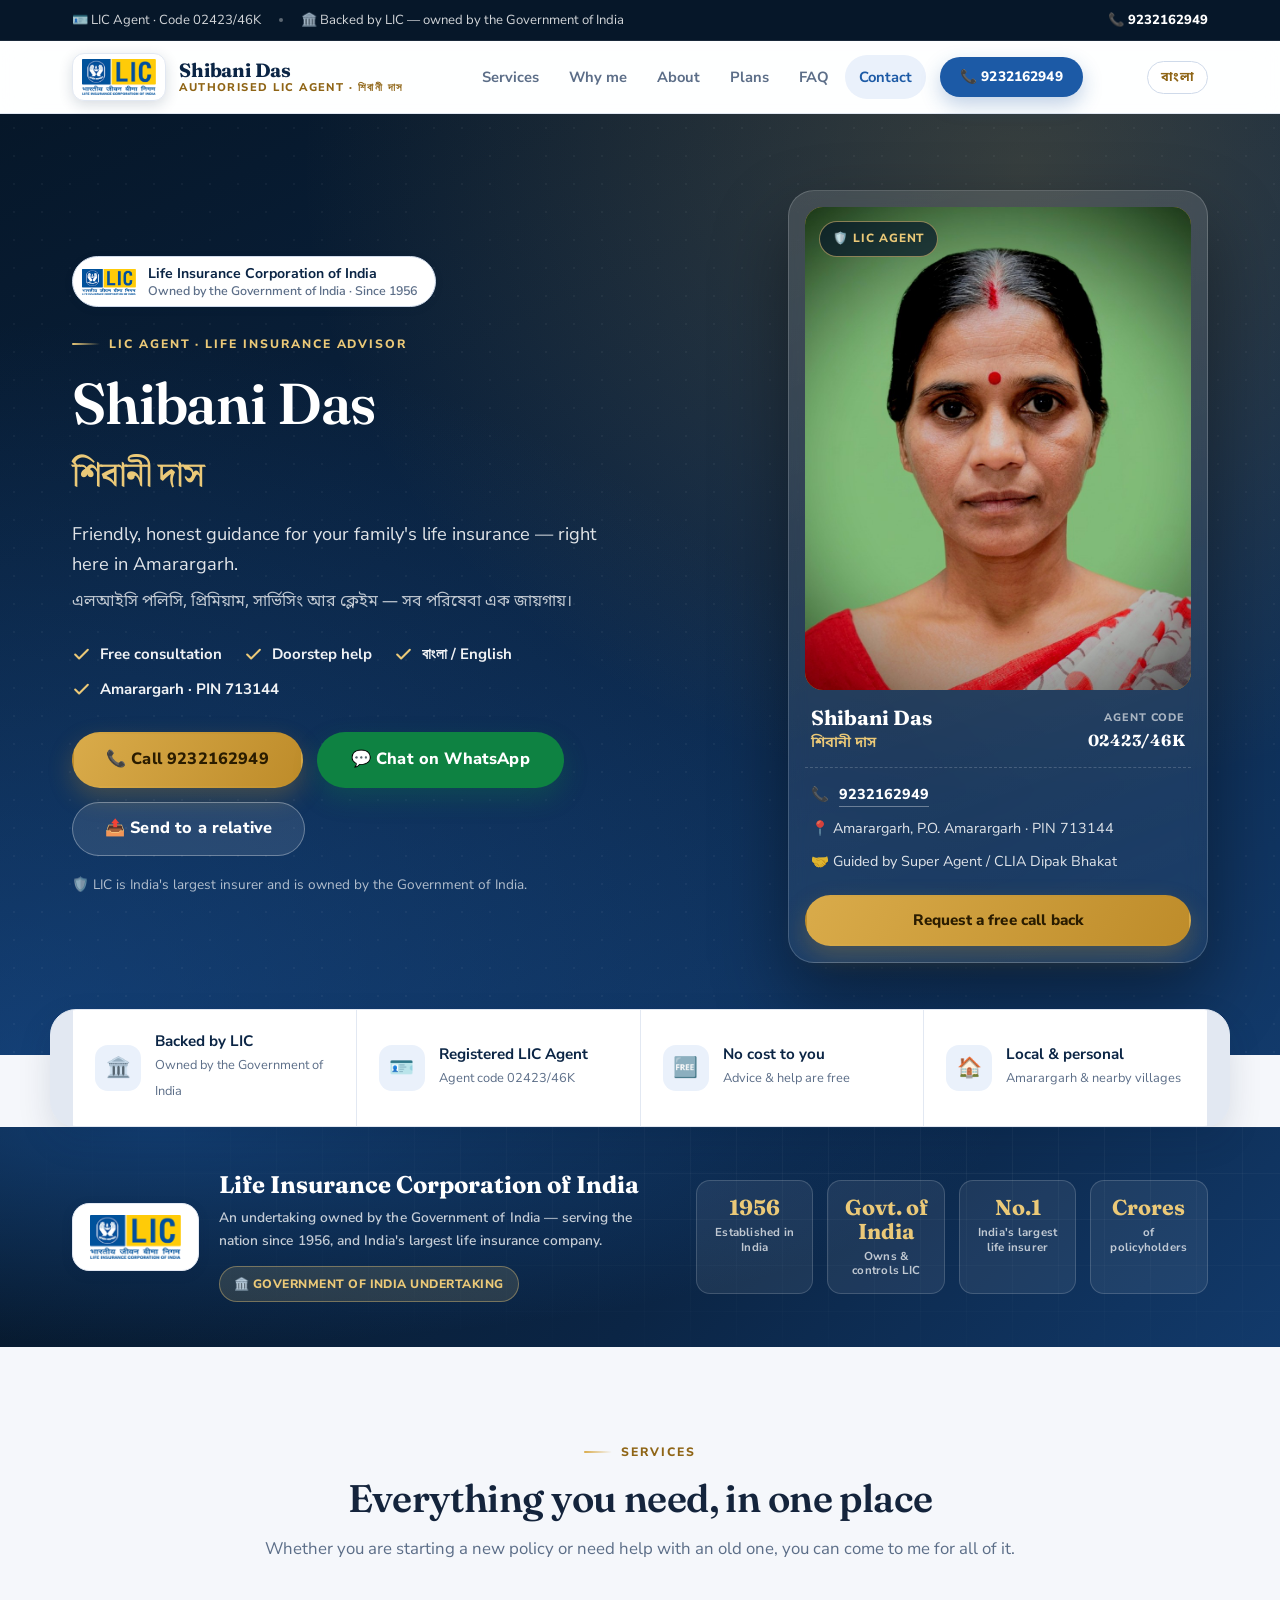
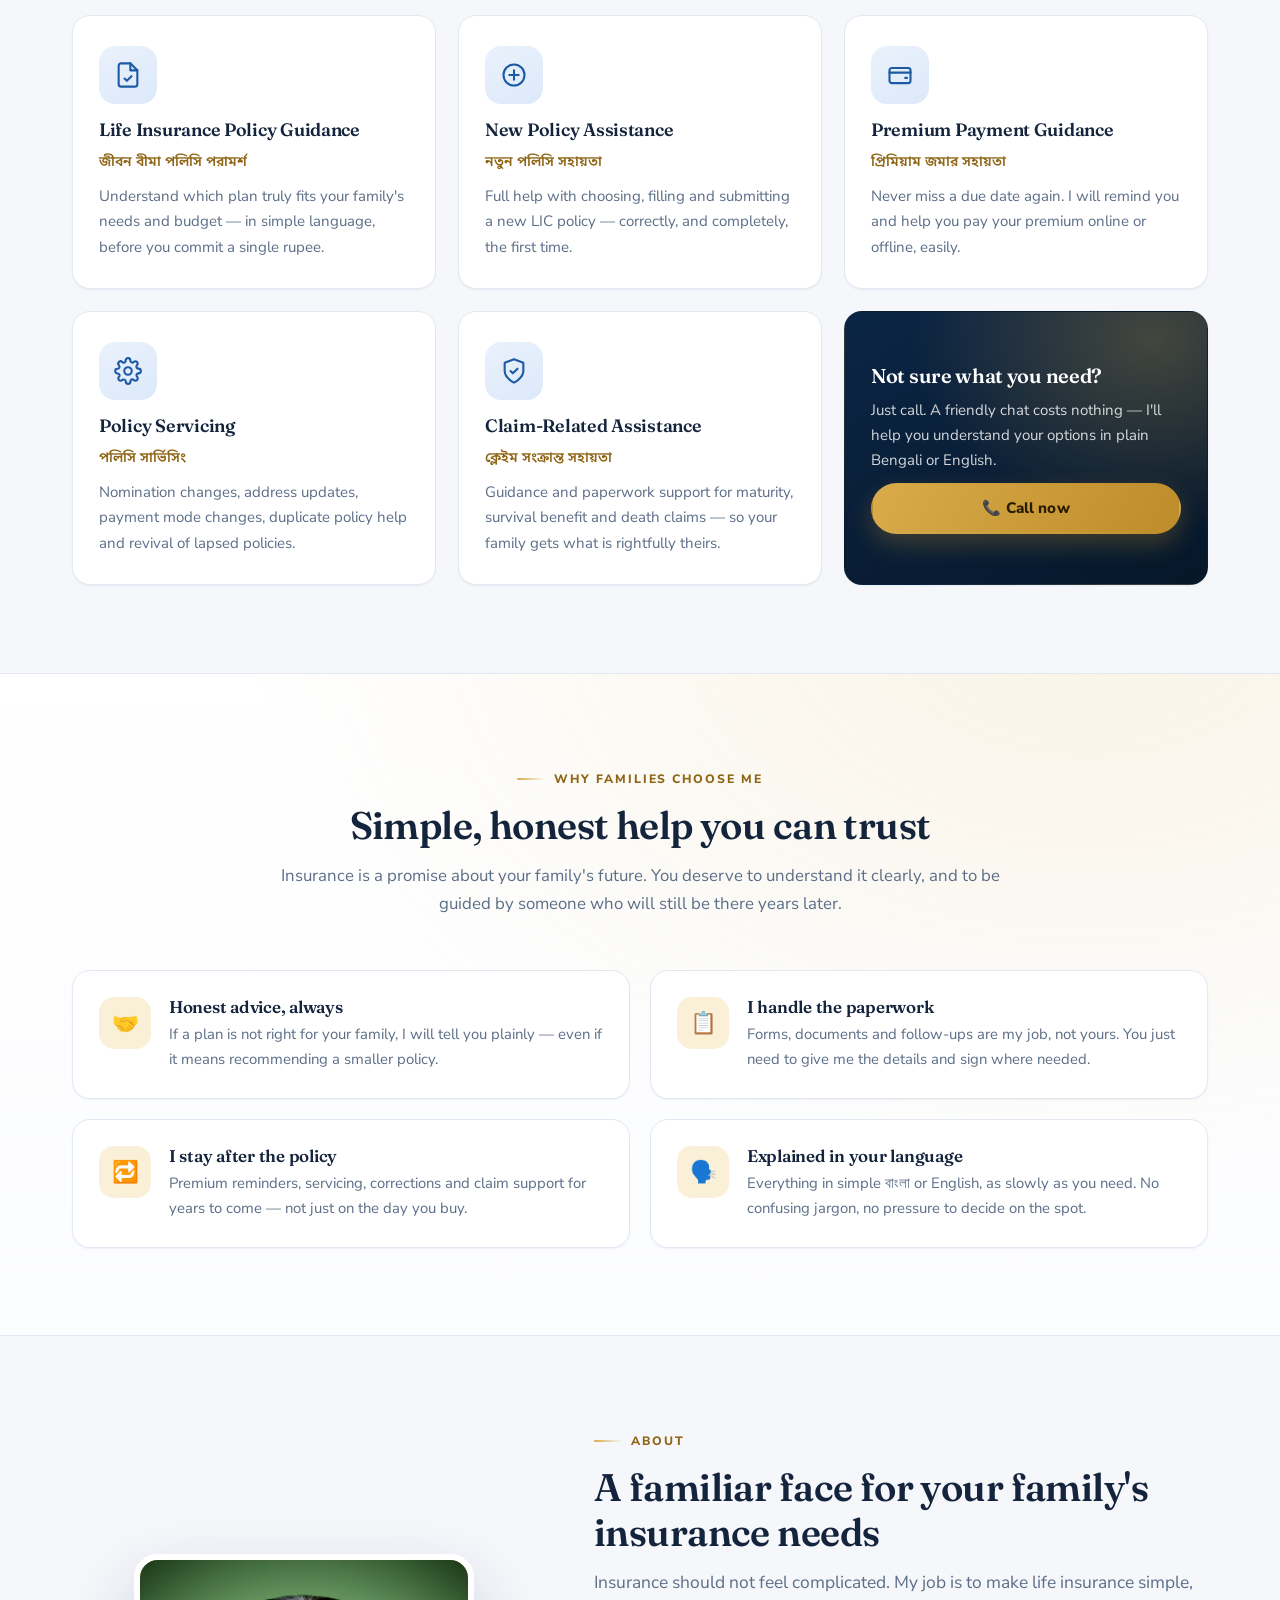
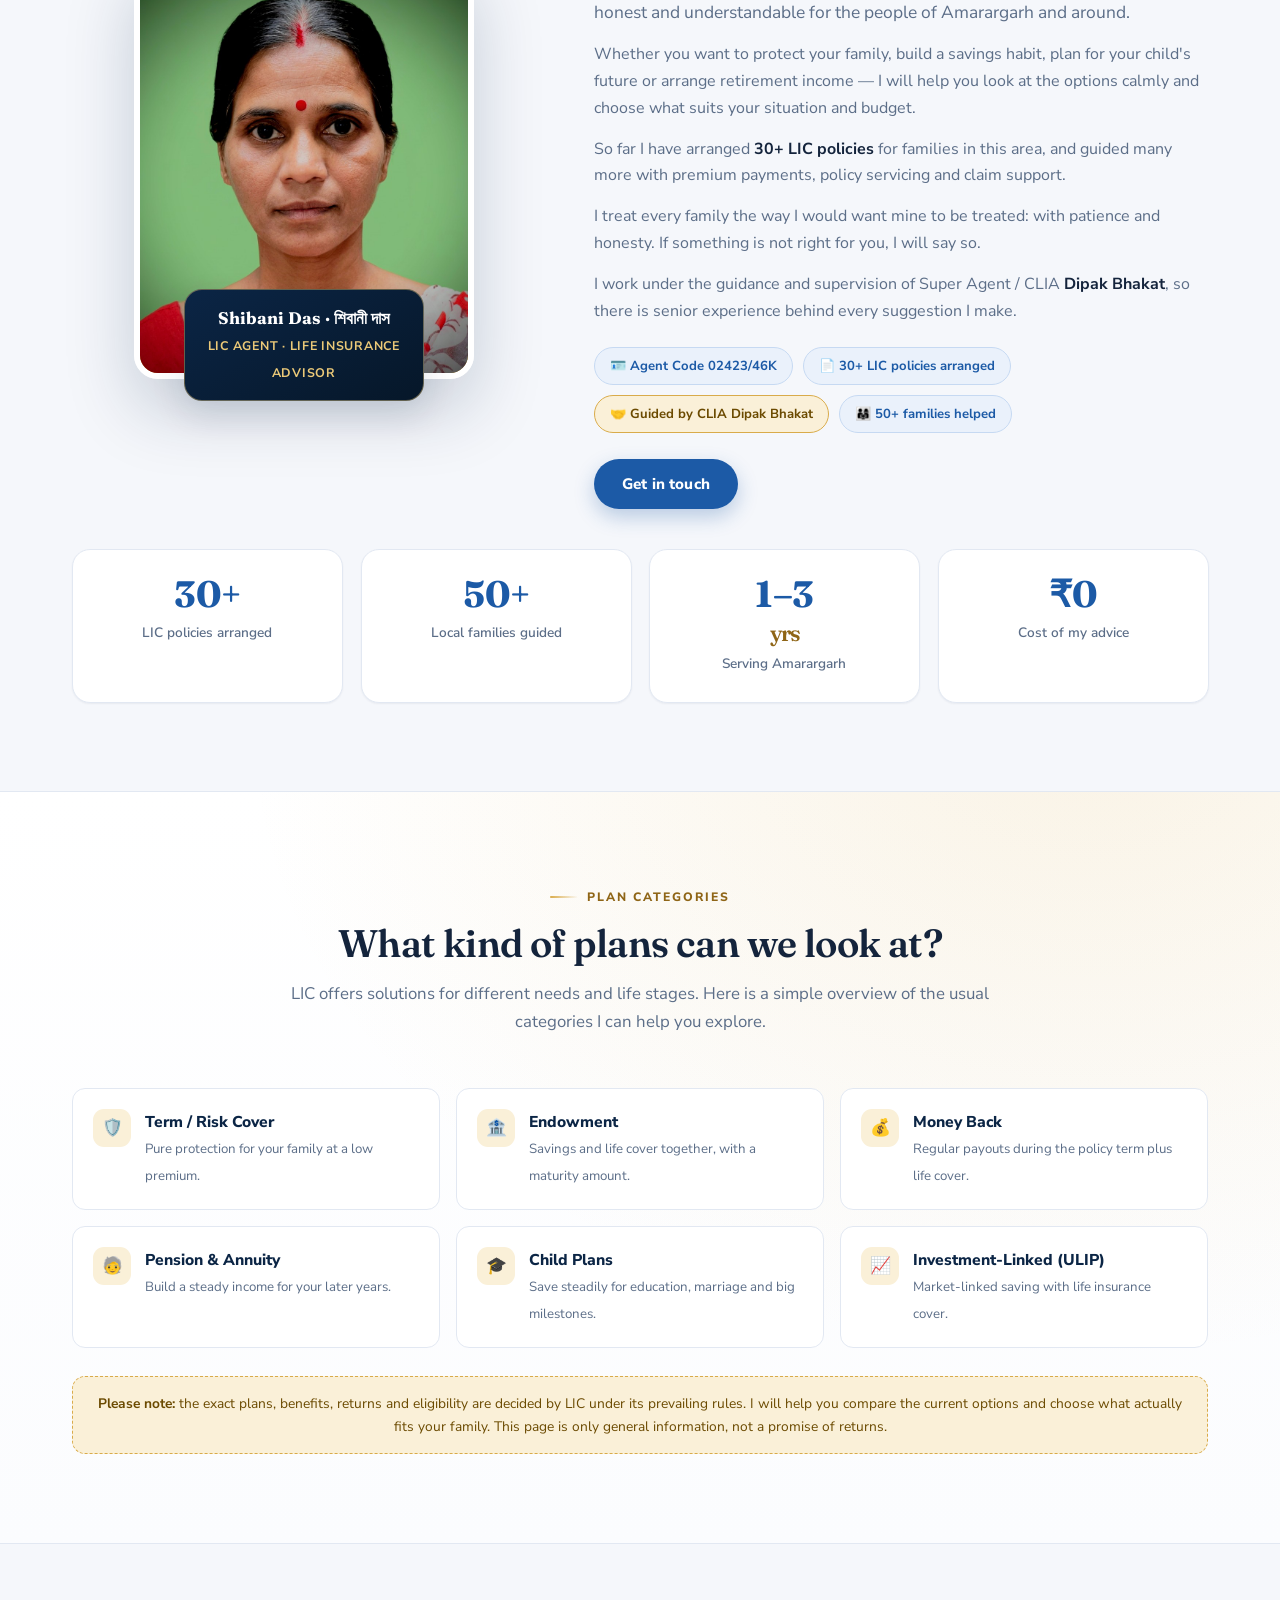
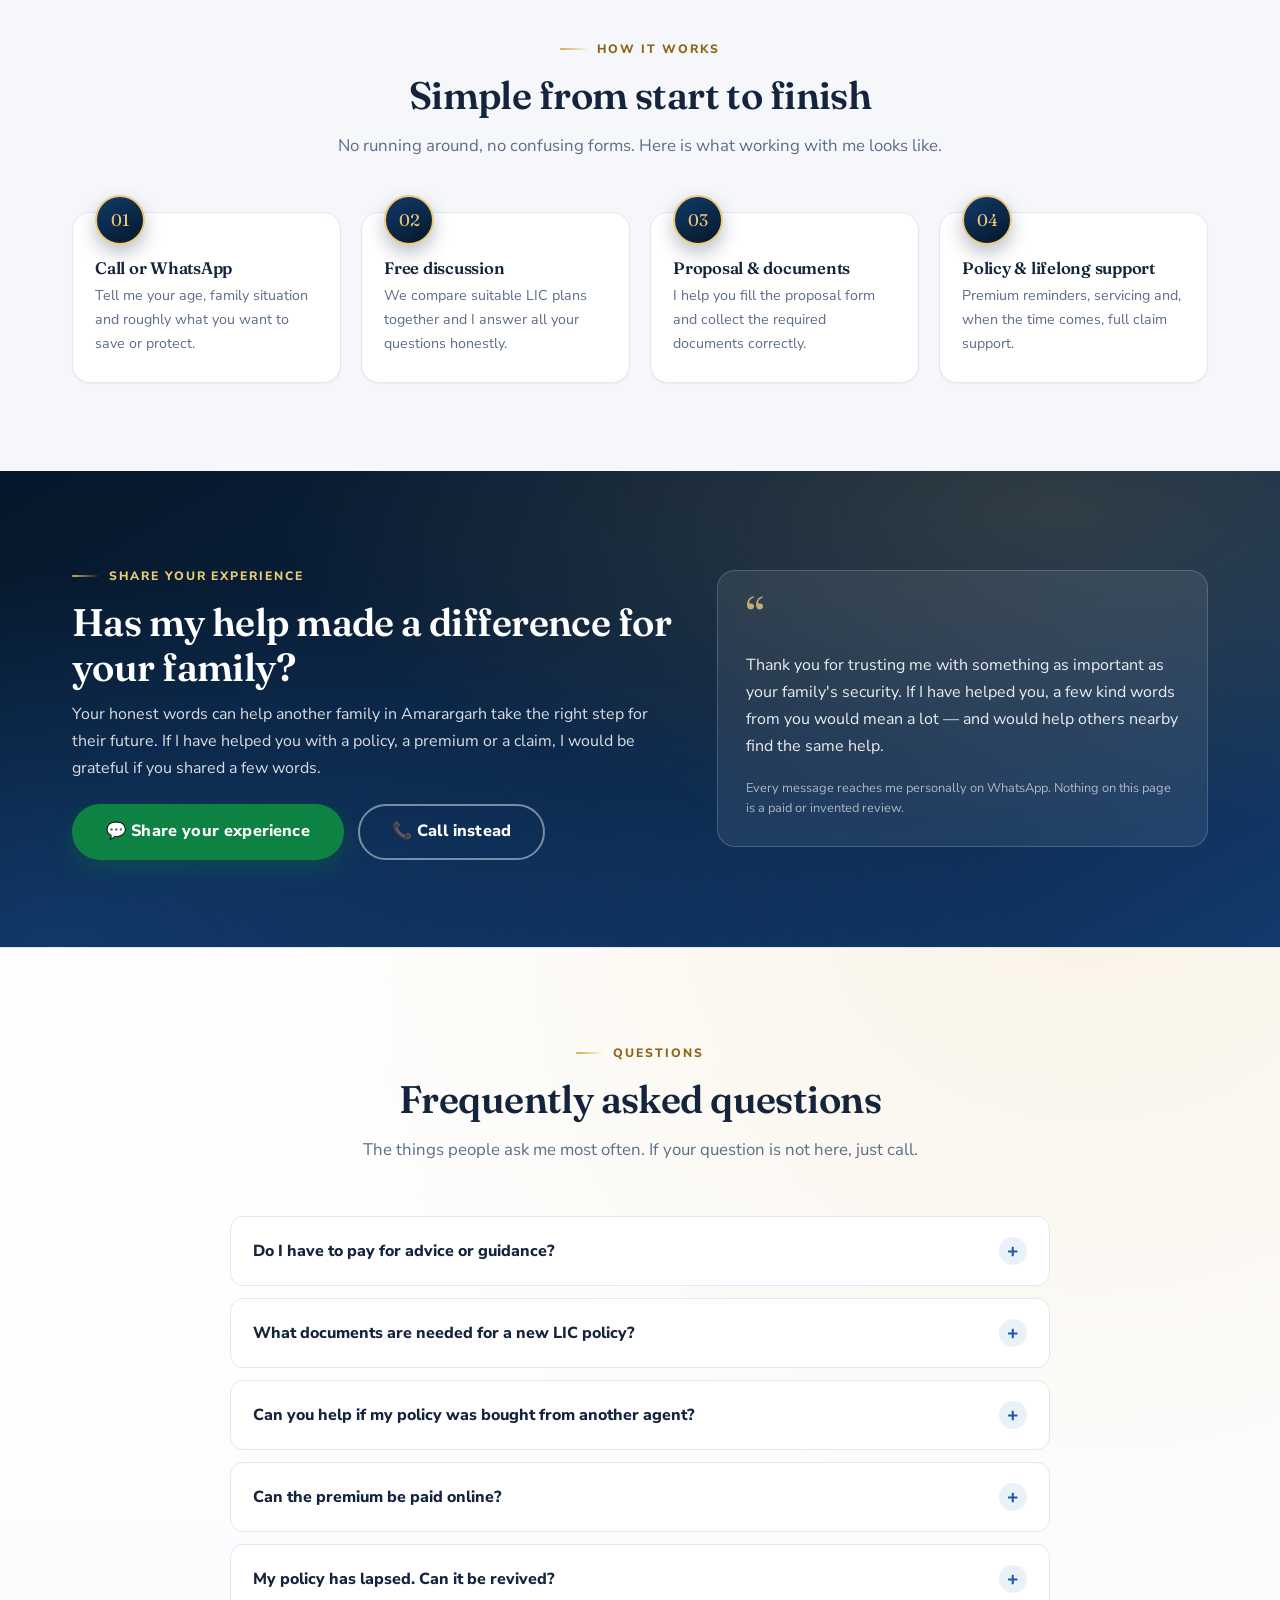
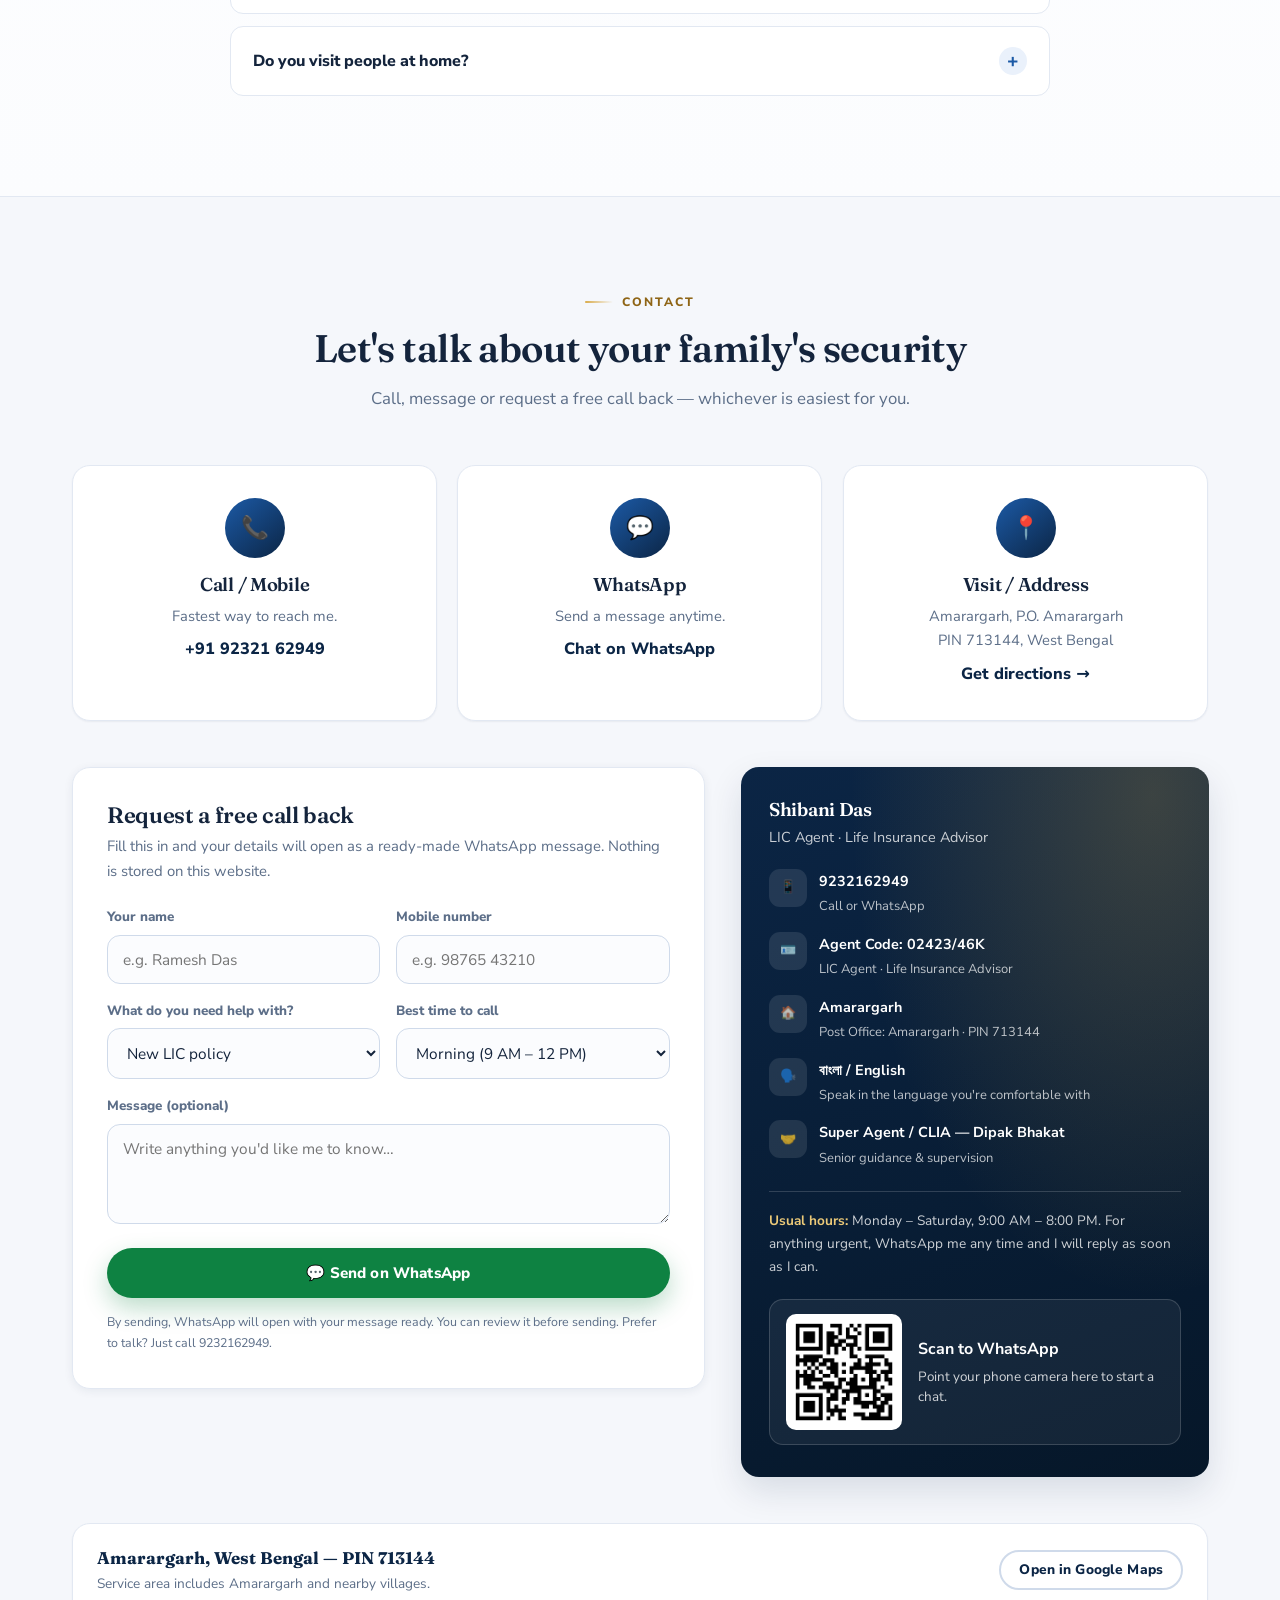
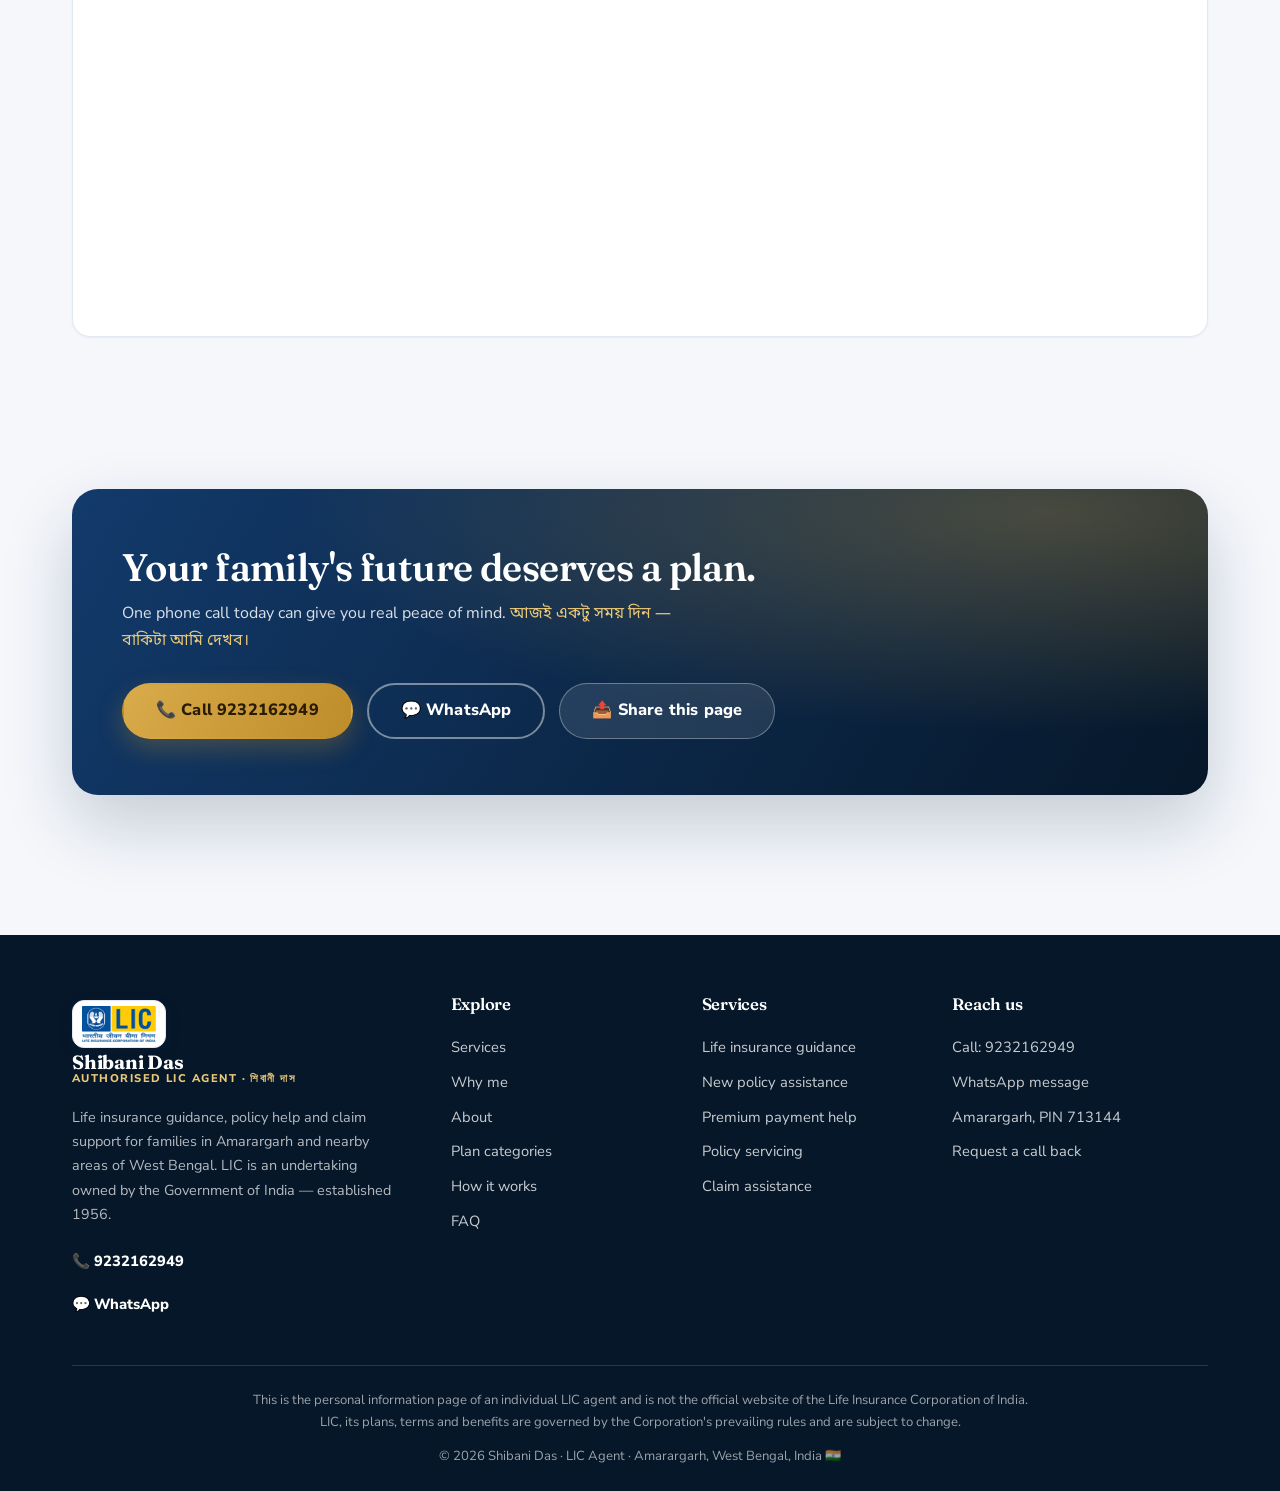
<file: index.html>
<!DOCTYPE html>
<html lang="en">

<head>
  <meta charset="UTF-8" />
  <meta name="viewport" content="width=device-width, initial-scale=1.0" />

  <title>Shibani Das — LIC Agent in Amarargarh | Policy &amp; Claim Help</title>
  <meta name="description"
    content="Shibani Das (শিবানী দাস) — LIC agent in Amarargarh, West Bengal (PIN 713144). Free help with LIC policies, premium payment, servicing &amp; claims. Call 9232162949." />
  <meta name="keywords"
    content="LIC agent Amarargarh, LIC agent 713144, LIC agent West Bengal, Shibani Das LIC, life insurance agent Amarargarh, LIC policy help, LIC premium payment, LIC claim assistance, bima agent Amaragrah, LIC agent near me" />
  <meta name="author" content="Shibani Das" />
  <meta name="robots" content="index, follow" />
  <link rel="canonical" href="https://shibanidaslic.github.io/" />
  <meta name="theme-color" content="#0B2545" />
  <meta name="theme-color" media="(prefers-color-scheme: dark)" content="#0A1626" />

  <!-- Open Graph / social -->
  <meta property="og:type" content="website" />
  <meta property="og:title" content="Shibani Das — LIC Agent in Amarargarh, West Bengal" />
  <meta property="og:description"
    content="Trusted LIC guidance for your family: life insurance advice, new policies, premium payment, policy servicing and claim help. Call or WhatsApp 9232162949." />
  <meta property="og:url" content="https://shibanidaslic.github.io/" />
  <meta property="og:image" content="https://shibanidaslic.github.io/images/og-image.jpg" />
  <meta property="og:image:width" content="1200" />
  <meta property="og:image:height" content="630" />
  <meta property="og:image:alt" content="Shibani Das — Authorised LIC Agent, Amarargarh, West Bengal" />
  <meta property="og:locale" content="en_IN" />
  <meta property="og:locale:alternate" content="bn_IN" />
  <meta property="og:site_name" content="Shibani Das — LIC Agent" />
  <meta name="twitter:card" content="summary_large_image" />
  <meta name="twitter:title" content="Shibani Das — LIC Agent in Amarargarh, West Bengal" />
  <meta name="twitter:description"
    content="Friendly LIC help — life insurance guidance, new policies, premium payment, servicing and claims. Call 9232162949." />
  <meta name="twitter:image" content="https://shibanidaslic.github.io/images/og-image.jpg" />

  <!-- Favicon -->
  <link rel="icon" type="image/png" sizes="192x192" href="images/favicon.png" />
  <link rel="apple-touch-icon" href="images/apple-touch-icon.png" />

  <!-- Fonts (self-hosted, latin + Bengali subsets) -->
  <link rel="stylesheet" href="css/fonts.css" />

  <link rel="stylesheet" href="css/style.css" />

  <!-- Make sure nothing stays hidden if JavaScript is unavailable -->
  <noscript>
    <style>
      .reveal { opacity: 1 !important; transform: none !important; }
      .faq-a { max-height: none !important; }
      .faq-q .plus { display: none; }
    </style>
  </noscript>

  <!-- Structured data: local insurance agent -->
  <script type="application/ld+json">
  {
    "@context": "https://schema.org",
    "@type": "InsuranceAgency",
    "name": "Shibani Das — LIC Agent",
    "alternateName": "শিবানী দাস",
    "description": "LIC agent in Amarargarh, West Bengal offering life insurance policy guidance, new policy assistance, premium payment guidance, policy servicing and claim-related assistance. LIC is an undertaking owned by the Government of India, established 1956.",
    "url": "https://shibanidaslic.github.io/",
    "image": "https://shibanidaslic.github.io/images/agent.jpg",
    "logo": "https://shibanidaslic.github.io/images/lic-logo.png",
    "telephone": "+91-9232162949",
    "identifier": "02423/46K",
    "mentor": { "@type": "Person", "name": "Dipak Bhakat", "jobTitle": "Super Agent / CLIA" },
    "priceRange": "Free consultation",
    "knowsAbout": ["Life insurance", "LIC policies", "Premium payment", "Policy servicing", "Claim assistance"],
    "areaServed": { "@type": "AdministrativeArea", "name": "Amarargarh, West Bengal" },
    "address": {
      "@type": "PostalAddress",
      "streetAddress": "Amarargarh",
      "addressLocality": "Amarargarh",
      "addressRegion": "West Bengal",
      "postalCode": "713144",
      "addressCountry": "IN"
    },
    "contactPoint": {
      "@type": "ContactPoint",
      "telephone": "+91-9232162949",
      "contactType": "customer service",
      "availableLanguage": ["Bengali", "English"]
    }
  }
  </script>

  <!-- Structured data: FAQ -->
  <script type="application/ld+json">
  {
    "@context": "https://schema.org",
    "@type": "FAQPage",
    "mainEntity": [
      {
        "@type": "Question",
        "name": "Do I have to pay for advice or guidance?",
        "acceptedAnswer": { "@type": "Answer", "text": "No. Consultation, plan comparison and policy help are completely free for you. LIC pays the agent's commission, so your guidance costs nothing extra." }
      },
      {
        "@type": "Question",
        "name": "What documents are needed for a new LIC policy?",
        "acceptedAnswer": { "@type": "Answer", "text": "Usually a photo ID and address proof (Aadhaar/PAN), a recent photograph, bank account details and age proof. Depending on the plan document requirements may differ — I will give you the exact checklist before you apply." }
      },
      {
        "@type": "Question",
        "name": "Can you help if my policy was bought from another agent?",
        "acceptedAnswer": { "@type": "Answer", "text": "Yes. Premium payment, policy servicing, nomination changes and claim help can be assisted for existing LIC policies as well. Just share your policy details." }
      },
      {
        "@type": "Question",
        "name": "Can the premium be paid online?",
        "acceptedAnswer": { "@type": "Answer", "text": "Yes. LIC premiums can be paid through the LIC website, the LIC mobile app, UPI or net banking. I can guide you step by step if you are not comfortable doing it yourself." }
      },
      {
        "@type": "Question",
        "name": "My policy has lapsed. Can it be revived?",
        "acceptedAnswer": { "@type": "Answer", "text": "In most cases a lapsed policy can be revived within the revival period, subject to LIC's conditions and payment of due premiums with interest. Contact me with your policy number and I will explain your options." }
      },
      {
        "@type": "Question",
        "name": "Do you visit people at home?",
        "acceptedAnswer": { "@type": "Answer", "text": "Yes, within Amarargarh and nearby areas I am happy to meet you at home at a convenient time. For anything urgent, a phone call or WhatsApp message is the quickest." }
      }
    ]
  }
  </script>
</head>

<body>
  <a class="skip-link" href="#main">Skip to content</a>

  <!-- ================= UTILITY TOP BAR ================= -->
  <div class="topbar">
    <div class="container topbar-inner">
      <div class="topbar-left">
        <span>🪪 LIC Agent · Code 02423/46K</span>
        <span class="dot-sep opt" aria-hidden="true"></span>
        <span class="opt">🏛️ Backed by LIC — owned by the Government of India</span>
      </div>
      <a href="tel:+919232162949">📞 9232162949</a>
    </div>
  </div>

  <!-- ================= HEADER ================= -->
  <header class="site-header">
    <div class="container header-inner">
      <a class="logo" href="#top" aria-label="Shibani Das, LIC Agent — home">
        <span class="lic-chip">
          <img src="images/lic-logo.png" alt="LIC — Life Insurance Corporation of India" width="74" height="36" />
        </span>
        <span class="logo-text">
          <b>Shibani Das</b>
          <small>Authorised LIC Agent · শিবানী দাস</small>
        </span>
      </a>

      <nav class="nav" id="primary-nav" aria-label="Main navigation">
        <a href="#services">Services</a>
        <a href="#why">Why me</a>
        <a href="#about">About</a>
        <a href="#plans">Plans</a>
        <a href="#faq">FAQ</a>
        <a href="#contact">Contact</a>
        <a href="tel:+919232162949" class="btn btn-primary btn-sm nav-cta">📞 9232162949</a>
      </nav>

      <button class="lang-btn" id="langBtn" type="button" aria-label="View this page in Bengali"
        aria-expanded="false">বাংলা</button>

      <button class="nav-toggle" aria-label="Toggle menu" aria-expanded="false" aria-controls="primary-nav">
        <span></span><span></span><span></span>
      </button>
    </div>
  </header>

  <main id="main">
    <span id="top"></span>

    <!-- ================= HERO ================= -->
    <section class="hero">
      <div class="container hero-inner">
        <div class="hero-copy">
          <div class="hero-gov">
            <span class="lic-chip sm"><img src="images/lic-logo.png" alt="LIC logo" width="45" height="22" /></span>
            <span class="hero-gov-txt">
              <b>Life Insurance Corporation of India</b>
              <span>Owned by the Government of India · Since 1956</span>
            </span>
          </div>
          <span class="eyebrow">LIC Agent · Life Insurance Advisor</span>
          <h1>
            Shibani Das
            <span class="bangla-display">শিবানী দাস</span>
          </h1>
          <p class="hero-lead">
            Friendly, honest guidance for your family's life insurance — right here in Amarargarh.
            <span class="bangla">এলআইসি পলিসি, প্রিমিয়াম, সার্ভিসিং আর ক্লেইম — সব পরিষেবা এক জায়গায়।</span>
          </p>

          <ul class="hero-points">
            <li>
              <svg viewBox="0 0 24 24" fill="none" stroke="currentColor" stroke-width="2.6" stroke-linecap="round"
                stroke-linejoin="round" aria-hidden="true"><path d="M20 6 9 17l-5-5" /></svg>
              Free consultation
            </li>
            <li>
              <svg viewBox="0 0 24 24" fill="none" stroke="currentColor" stroke-width="2.6" stroke-linecap="round"
                stroke-linejoin="round" aria-hidden="true"><path d="M20 6 9 17l-5-5" /></svg>
              Doorstep help
            </li>
            <li>
              <svg viewBox="0 0 24 24" fill="none" stroke="currentColor" stroke-width="2.6" stroke-linecap="round"
                stroke-linejoin="round" aria-hidden="true"><path d="M20 6 9 17l-5-5" /></svg>
              বাংলা / English
            </li>
            <li>
              <svg viewBox="0 0 24 24" fill="none" stroke="currentColor" stroke-width="2.6" stroke-linecap="round"
                stroke-linejoin="round" aria-hidden="true"><path d="M20 6 9 17l-5-5" /></svg>
              Amarargarh · PIN 713144
            </li>
          </ul>

          <div class="btn-row">
            <a href="tel:+919232162949" class="btn btn-gold btn-lg">📞 Call 9232162949</a>
            <a href="https://wa.me/919232162949?text=Hello%20Shibani%20Das%2C%20I%20found%20your%20LIC%20page%20and%20need%20some%20help."
              class="btn btn-whatsapp btn-lg" target="_blank" rel="noopener">💬 Chat on WhatsApp</a>
            <a href="#" class="btn btn-share btn-lg js-share" target="_blank" rel="noopener">📤 Send to a relative</a>
          </div>

          <p class="hero-note">🛡️ LIC is India's largest insurer and is owned by the Government of India.</p>
        </div>

        <!-- agent ID card -->
        <aside class="hero-card" aria-label="Agent details">
          <div class="portrait" data-agent-photo role="img" aria-label="Shibani Das, LIC Agent">SD</div>
          <span class="hero-ribbon">🛡️ LIC Agent</span>

          <div class="hero-id">
            <div class="hero-id-name">
              <b>Shibani Das</b>
              <span>শিবানী দাস</span>
            </div>
            <span class="code-chip">Agent Code<b>02423/46K</b></span>
          </div>

          <div class="hero-id-rows">
            <span>📞 <a href="tel:+919232162949">9232162949</a></span>
            <span>📍 Amarargarh, P.O. Amarargarh · PIN 713144</span>
            <span>🤝 Guided by Super Agent / CLIA Dipak Bhakat</span>
          </div>

          <a href="#contact" class="btn btn-gold btn-block">Request a free call back</a>
        </aside>
      </div>
    </section>

    <!-- ================= TRUST RIBBON ================= -->
    <section class="ribbon" aria-label="Why families trust this service">
      <div class="container ribbon-inner">
        <div class="ribbon-item">
          <span class="ic" aria-hidden="true">🏛️</span>
          <div><b>Backed by LIC</b><span>Owned by the Government of India</span></div>
        </div>
        <div class="ribbon-item">
          <span class="ic" aria-hidden="true">🪪</span>
          <div><b>Registered LIC Agent</b><span>Agent code 02423/46K</span></div>
        </div>
        <div class="ribbon-item">
          <span class="ic" aria-hidden="true">🆓</span>
          <div><b>No cost to you</b><span>Advice &amp; help are free</span></div>
        </div>
        <div class="ribbon-item">
          <span class="ic" aria-hidden="true">🏠</span>
          <div><b>Local &amp; personal</b><span>Amarargarh &amp; nearby villages</span></div>
        </div>
      </div>
    </section>

    <!-- ================= OFFICIAL / GOVERNMENT TRUST ================= -->
    <section class="official" aria-label="About Life Insurance Corporation of India">
      <div class="container official-inner">
        <div class="official-brand reveal">
          <span class="lic-chip lg">
            <img src="images/lic-logo.png" alt="LIC — Life Insurance Corporation of India" width="91" height="44" loading="lazy" />
          </span>
          <div>
            <b class="official-title">Life Insurance Corporation of India</b>
            <span class="official-sub">
              An undertaking owned by the Government of India — serving the nation since 1956, and India's largest life
              insurance company.
            </span>
            <span class="official-badge">🏛️ Government of India undertaking</span>
          </div>
        </div>

        <ul class="official-facts reveal">
          <li><b>1956</b><span>Established in India</span></li>
          <li><b>Govt. of India</b><span>Owns &amp; controls LIC</span></li>
          <li><b>No.1</b><span>India's largest life insurer</span></li>
          <li><b>Crores</b><span>of policyholders</span></li>
        </ul>
      </div>
    </section>

    <!-- ================= SERVICES ================= -->
    <section class="section" id="services">
      <div class="container">
        <div class="section-head reveal">
          <span class="eyebrow">Services</span>
          <h2>Everything you need, in one place</h2>
          <p>Whether you are starting a new policy or need help with an old one, you can come to me for all of it.</p>
        </div>

        <div class="grid-3">
          <article class="svc-card reveal">
            <span class="svc-ic" aria-hidden="true">
              <svg viewBox="0 0 24 24" fill="none" stroke="currentColor" stroke-width="1.8" stroke-linecap="round"
                stroke-linejoin="round">
                <path d="M14 2H6a2 2 0 0 0-2 2v16a2 2 0 0 0 2 2h12a2 2 0 0 0 2-2V8z" />
                <path d="M14 2v6h6" />
                <path d="M9 15l2 2 4-4" />
              </svg>
            </span>
            <h3>Life Insurance Policy Guidance</h3>
            <span class="bn">জীবন বীমা পলিসি পরামর্শ</span>
            <p>Understand which plan truly fits your family's needs and budget — in simple language, before you commit
              a single rupee.</p>
          </article>

          <article class="svc-card reveal">
            <span class="svc-ic" aria-hidden="true">
              <svg viewBox="0 0 24 24" fill="none" stroke="currentColor" stroke-width="1.8" stroke-linecap="round"
                stroke-linejoin="round">
                <circle cx="12" cy="12" r="9" />
                <path d="M12 8v8M8 12h8" />
              </svg>
            </span>
            <h3>New Policy Assistance</h3>
            <span class="bn">নতুন পলিসি সহায়তা</span>
            <p>Full help with choosing, filling and submitting a new LIC policy — correctly, and completely, the first
              time.</p>
          </article>

          <article class="svc-card reveal">
            <span class="svc-ic" aria-hidden="true">
              <svg viewBox="0 0 24 24" fill="none" stroke="currentColor" stroke-width="1.8" stroke-linecap="round"
                stroke-linejoin="round">
                <rect x="3" y="6" width="18" height="13" rx="2" />
                <path d="M3 10h18" />
                <path d="M16.5 14.5h1.5" />
              </svg>
            </span>
            <h3>Premium Payment Guidance</h3>
            <span class="bn">প্রিমিয়াম জমার সহায়তা</span>
            <p>Never miss a due date again. I will remind you and help you pay your premium online or offline, easily.
            </p>
          </article>

          <article class="svc-card reveal">
            <span class="svc-ic" aria-hidden="true">
              <svg viewBox="0 0 24 24" fill="none" stroke="currentColor" stroke-width="1.8" stroke-linecap="round"
                stroke-linejoin="round">
                <circle cx="12" cy="12" r="3.2" />
                <path
                  d="M19.4 15a1.65 1.65 0 0 0 .33 1.82l.06.06a2 2 0 1 1-2.83 2.83l-.06-.06a1.65 1.65 0 0 0-1.82-.33 1.65 1.65 0 0 0-1 1.51V21a2 2 0 0 1-4 0v-.09A1.65 1.65 0 0 0 9 19.4a1.65 1.65 0 0 0-1.82.33l-.06.06a2 2 0 1 1-2.83-2.83l.06-.06a1.65 1.65 0 0 0 .33-1.82 1.65 1.65 0 0 0-1.51-1H3a2 2 0 0 1 0-4h.09A1.65 1.65 0 0 0 4.6 9a1.65 1.65 0 0 0-.33-1.82l-.06-.06a2 2 0 1 1 2.83-2.83l.06.06a1.65 1.65 0 0 0 1.82.33H9a1.65 1.65 0 0 0 1-1.51V3a2 2 0 0 1 4 0v.09a1.65 1.65 0 0 0 1 1.51 1.65 1.65 0 0 0 1.82-.33l.06-.06a2 2 0 1 1 2.83 2.83l-.06.06a1.65 1.65 0 0 0-.33 1.82V9a1.65 1.65 0 0 0 1.51 1H21a2 2 0 0 1 0 4h-.09a1.65 1.65 0 0 0-1.51 1z" />
              </svg>
            </span>
            <h3>Policy Servicing</h3>
            <span class="bn">পলিসি সার্ভিসিং</span>
            <p>Nomination changes, address updates, payment mode changes, duplicate policy help and revival of lapsed
              policies.</p>
          </article>

          <article class="svc-card reveal">
            <span class="svc-ic" aria-hidden="true">
              <svg viewBox="0 0 24 24" fill="none" stroke="currentColor" stroke-width="1.8" stroke-linecap="round"
                stroke-linejoin="round">
                <path d="M12 22s8-4 8-10V5l-8-3-8 3v7c0 6 8 10 8 10z" />
                <path d="M9 12l2 2 4-4" />
              </svg>
            </span>
            <h3>Claim-Related Assistance</h3>
            <span class="bn">ক্লেইম সংক্রান্ত সহায়তা</span>
            <p>Guidance and paperwork support for maturity, survival benefit and death claims — so your family gets
              what is rightfully theirs.</p>
          </article>

          <article class="svc-card cta reveal">
            <h3>Not sure what you need?</h3>
            <p>Just call. A friendly chat costs nothing — I'll help you understand your options in plain Bengali or
              English.</p>
            <a href="tel:+919232162949" class="btn btn-gold btn-block">📞 Call now</a>
          </article>
        </div>
      </div>
    </section>

    <!-- ================= WHY ME ================= -->
    <section class="section band" id="why">
      <div class="container">
        <div class="section-head reveal">
          <span class="eyebrow">Why families choose me</span>
          <h2>Simple, honest help you can trust</h2>
          <p>Insurance is a promise about your family's future. You deserve to understand it clearly, and to be guided
            by someone who will still be there years later.</p>
        </div>

        <div class="feature-grid">
          <article class="feature reveal">
            <span class="fi" aria-hidden="true">🤝</span>
            <div>
              <h3>Honest advice, always</h3>
              <p>If a plan is not right for your family, I will tell you plainly — even if it means recommending a
                smaller policy.</p>
            </div>
          </article>

          <article class="feature reveal">
            <span class="fi" aria-hidden="true">📋</span>
            <div>
              <h3>I handle the paperwork</h3>
              <p>Forms, documents and follow-ups are my job, not yours. You just need to give me the details and sign
                where needed.</p>
            </div>
          </article>

          <article class="feature reveal">
            <span class="fi" aria-hidden="true">🔁</span>
            <div>
              <h3>I stay after the policy</h3>
              <p>Premium reminders, servicing, corrections and claim support for years to come — not just on the day
                you buy.</p>
            </div>
          </article>

          <article class="feature reveal">
            <span class="fi" aria-hidden="true">🗣️</span>
            <div>
              <h3>Explained in your language</h3>
              <p>Everything in simple বাংলা or English, as slowly as you need. No confusing jargon, no pressure to
                decide on the spot.</p>
            </div>
          </article>
        </div>
      </div>
    </section>

    <!-- ================= ABOUT ================= -->
    <section class="section" id="about">
      <div class="container">
        <div class="about-grid">
          <div class="about-visual reveal">
            <div class="about-photo" data-agent-photo role="img" aria-label="Shibani Das, LIC Agent">SD</div>
            <div class="about-badge">
              <b>Shibani Das · শিবানী দাস</b>
              <span>LIC Agent · Life Insurance Advisor</span>
            </div>
          </div>

          <div class="about-copy reveal">
            <span class="eyebrow">About</span>
            <h2>A familiar face for your family's insurance needs</h2>
            <p class="lead">Insurance should not feel complicated. My job is to make life insurance simple, honest and
              understandable for the people of Amarargarh and around.</p>
            <p>Whether you want to protect your family, build a savings habit, plan for your child's future or arrange
              retirement income — I will help you look at the options calmly and choose what suits your situation and
              budget.</p>
            <p>So far I have arranged <strong>30+ LIC policies</strong> for families in this area, and guided many more
              with premium payments, policy servicing and claim support.</p>
            <p>I treat every family the way I would want mine to be treated: with patience and honesty. If something is
              not right for you, I will say so.</p>
            <p>I work under the guidance and supervision of Super Agent / CLIA <strong>Dipak Bhakat</strong>, so there
              is senior experience behind every suggestion I make.</p>

            <div class="cred-row">
              <span class="chip blue">🪪 Agent Code 02423/46K</span>
              <span class="chip blue">📄 30+ LIC policies arranged</span>
              <span class="chip gold">🤝 Guided by CLIA Dipak Bhakat</span>
              <span class="chip blue">👨‍👩‍👧 50+ families helped</span>
            </div>

            <a href="#contact" class="btn btn-primary">Get in touch</a>
          </div>
        </div>

        <div class="stats mt-3">
          <div class="stat reveal">
            <b data-count="30" data-suffix="+">0</b>
            <span>LIC policies arranged</span>
          </div>
          <div class="stat reveal">
            <b data-count="50" data-suffix="+">0</b>
            <span>Local families guided</span>
          </div>
          <div class="stat reveal">
            <b>1–3<span class="unit"> yrs</span></b>
            <span>Serving Amarargarh</span>
          </div>
          <div class="stat reveal">
            <b>₹0</b>
            <span>Cost of my advice</span>
          </div>
        </div>
      </div>
    </section>

    <!-- ================= PLANS ================= -->
    <section class="section band" id="plans">
      <div class="container">
        <div class="section-head reveal">
          <span class="eyebrow">Plan categories</span>
          <h2>What kind of plans can we look at?</h2>
          <p>LIC offers solutions for different needs and life stages. Here is a simple overview of the usual
            categories I can help you explore.</p>
        </div>

        <div class="plan-grid">
          <div class="plan-chip reveal">
            <span class="dot" aria-hidden="true">🛡️</span>
            <div><b>Term / Risk Cover</b><span>Pure protection for your family at a low premium.</span></div>
          </div>
          <div class="plan-chip reveal">
            <span class="dot" aria-hidden="true">🏦</span>
            <div><b>Endowment</b><span>Savings and life cover together, with a maturity amount.</span></div>
          </div>
          <div class="plan-chip reveal">
            <span class="dot" aria-hidden="true">💰</span>
            <div><b>Money Back</b><span>Regular payouts during the policy term plus life cover.</span></div>
          </div>
          <div class="plan-chip reveal">
            <span class="dot" aria-hidden="true">🧓</span>
            <div><b>Pension &amp; Annuity</b><span>Build a steady income for your later years.</span></div>
          </div>
          <div class="plan-chip reveal">
            <span class="dot" aria-hidden="true">🎓</span>
            <div><b>Child Plans</b><span>Save steadily for education, marriage and big milestones.</span></div>
          </div>
          <div class="plan-chip reveal">
            <span class="dot" aria-hidden="true">📈</span>
            <div><b>Investment-Linked (ULIP)</b><span>Market-linked saving with life insurance cover.</span></div>
          </div>
        </div>

        <p class="plans-note reveal">
          <strong>Please note:</strong> the exact plans, benefits, returns and eligibility are decided by LIC under its
          prevailing rules. I will help you compare the current options and choose what actually fits your family.
          This page is only general information, not a promise of returns.
        </p>
      </div>
    </section>

    <!-- ================= HOW IT WORKS ================= -->
    <section class="section" id="how">
      <div class="container">
        <div class="section-head reveal">
          <span class="eyebrow">How it works</span>
          <h2>Simple from start to finish</h2>
          <p>No running around, no confusing forms. Here is what working with me looks like.</p>
        </div>

        <div class="steps">
          <div class="step reveal">
            <h3>Call or WhatsApp</h3>
            <p>Tell me your age, family situation and roughly what you want to save or protect.</p>
          </div>
          <div class="step reveal">
            <h3>Free discussion</h3>
            <p>We compare suitable LIC plans together and I answer all your questions honestly.</p>
          </div>
          <div class="step reveal">
            <h3>Proposal &amp; documents</h3>
            <p>I help you fill the proposal form and collect the required documents correctly.</p>
          </div>
          <div class="step reveal">
            <h3>Policy &amp; lifelong support</h3>
            <p>Premium reminders, servicing and, when the time comes, full claim support.</p>
          </div>
        </div>
      </div>
    </section>

    <!-- ================= SHARE YOUR EXPERIENCE ================= -->
    <section class="section dark">
      <div class="container feedback">
        <div class="feedback-copy reveal">
          <span class="eyebrow">Share your experience</span>
          <h2>Has my help made a difference for your family?</h2>
          <p>Your honest words can help another family in Amarargarh take the right step for their future. If I have
            helped you with a policy, a premium or a claim, I would be grateful if you shared a few words.</p>
          <div class="btn-row">
            <a href="https://wa.me/919232162949?text=Hello%20Shibani%20Das%2C%20I%20would%20like%20to%20share%20my%20experience%20with%20your%20LIC%20service.%20%F0%9F%99%8F"
              class="btn btn-whatsapp btn-lg" target="_blank" rel="noopener">💬 Share your experience</a>
            <a href="tel:+919232162949" class="btn btn-ghost-light btn-lg">📞 Call instead</a>
          </div>
        </div>

        <div class="feedback-card reveal">
          <span class="quote-mark" aria-hidden="true">“</span>
          <p>Thank you for trusting me with something as important as your family's security. If I have helped you, a
            few kind words from you would mean a lot — and would help others nearby find the same help.</p>
          <small>Every message reaches me personally on WhatsApp. Nothing on this page is a paid or invented review.</small>
        </div>
      </div>
    </section>

    <!-- ================= FAQ ================= -->
    <section class="section band" id="faq">
      <div class="container">
        <div class="section-head reveal">
          <span class="eyebrow">Questions</span>
          <h2>Frequently asked questions</h2>
          <p>The things people ask me most often. If your question is not here, just call.</p>
        </div>

        <div class="faq-wrap">
          <div class="faq-item">
            <button class="faq-q" type="button" aria-expanded="false">
              Do I have to pay for advice or guidance?
              <span class="plus" aria-hidden="true">+</span>
            </button>
            <div class="faq-a">
              <p>No. Consultation, plan comparison and policy help are completely free for you. LIC pays the agent's
                commission, so your guidance costs nothing extra.</p>
            </div>
          </div>

          <div class="faq-item">
            <button class="faq-q" type="button" aria-expanded="false">
              What documents are needed for a new LIC policy?
              <span class="plus" aria-hidden="true">+</span>
            </button>
            <div class="faq-a">
              <p>Usually a photo ID and address proof (Aadhaar / PAN), a recent photograph, bank account details and age
                proof. Depending on the plan the requirements may differ — I will give you the exact checklist before
                you apply.</p>
            </div>
          </div>

          <div class="faq-item">
            <button class="faq-q" type="button" aria-expanded="false">
              Can you help if my policy was bought from another agent?
              <span class="plus" aria-hidden="true">+</span>
            </button>
            <div class="faq-a">
              <p>Yes. Premium payment, policy servicing, nomination changes and claim help can be assisted for existing
                LIC policies as well. Just share your policy details and I will take it from there.</p>
            </div>
          </div>

          <div class="faq-item">
            <button class="faq-q" type="button" aria-expanded="false">
              Can the premium be paid online?
              <span class="plus" aria-hidden="true">+</span>
            </button>
            <div class="faq-a">
              <p>Yes. LIC premiums can be paid through the LIC website, the LIC mobile app, UPI or net banking. I can
                guide you step by step if you are not comfortable doing it on your own.</p>
            </div>
          </div>

          <div class="faq-item">
            <button class="faq-q" type="button" aria-expanded="false">
              My policy has lapsed. Can it be revived?
              <span class="plus" aria-hidden="true">+</span>
            </button>
            <div class="faq-a">
              <p>In most cases a lapsed policy can be revived within the revival period, subject to LIC's conditions and
                payment of the due premiums with interest. Contact me with your policy number and I will explain your
                options.</p>
            </div>
          </div>

          <div class="faq-item">
            <button class="faq-q" type="button" aria-expanded="false">
              Do you visit people at home?
              <span class="plus" aria-hidden="true">+</span>
            </button>
            <div class="faq-a">
              <p>Yes, within Amarargarh and nearby areas I am happy to meet you at home at a convenient time. For
                anything urgent, a phone call or WhatsApp message is the quickest.</p>
            </div>
          </div>
        </div>
      </div>
    </section>

    <!-- ================= CONTACT ================= -->
    <section class="section" id="contact">
      <div class="container">
        <div class="section-head reveal">
          <span class="eyebrow">Contact</span>
          <h2>Let's talk about your family's security</h2>
          <p>Call, message or request a free call back — whichever is easiest for you.</p>
        </div>

        <div class="contact-grid">
          <div class="contact-card reveal">
            <span class="ic" aria-hidden="true">📞</span>
            <h3>Call / Mobile</h3>
            <p>Fastest way to reach me.</p>
            <a class="val" href="tel:+919232162949">+91 92321 62949</a>
          </div>

          <div class="contact-card reveal">
            <span class="ic" aria-hidden="true">💬</span>
            <h3>WhatsApp</h3>
            <p>Send a message anytime.</p>
            <a class="val" href="https://wa.me/919232162949" target="_blank" rel="noopener">Chat on WhatsApp</a>
          </div>

          <div class="contact-card reveal">
            <span class="ic" aria-hidden="true">📍</span>
            <h3>Visit / Address</h3>
            <p>Amarargarh, P.O. Amarargarh<br />PIN 713144, West Bengal</p>
            <a class="val"
              href="https://www.google.com/maps/search/?api=1&query=Amarargarh%20713144%20West%20Bengal"
              target="_blank" rel="noopener">Get directions →</a>
          </div>
        </div>

        <div class="form-layout">
          <!-- call-back form (opens WhatsApp, no server needed) -->
          <div class="form-card reveal">
            <h3>Request a free call back</h3>
            <p>Fill this in and your details will open as a ready-made WhatsApp message. Nothing is stored on this
              website.</p>

            <form id="callbackForm" novalidate>
              <div class="form-grid">
                <div class="field">
                  <label for="cbName">Your name</label>
                  <input type="text" id="cbName" name="name" autocomplete="name" placeholder="e.g. Ramesh Das"
                    required />
                </div>
                <div class="field">
                  <label for="cbPhone">Mobile number</label>
                  <input type="tel" id="cbPhone" name="phone" autocomplete="tel" inputmode="numeric"
                    placeholder="e.g. 98765 43210" required />
                </div>
                <div class="field">
                  <label for="cbTopic">What do you need help with?</label>
                  <select id="cbTopic" name="topic">
                    <option>New LIC policy</option>
                    <option>Premium payment</option>
                    <option>Policy servicing / correction</option>
                    <option>Claim-related help</option>
                    <option>Existing policy query</option>
                    <option>Just have a question</option>
                  </select>
                </div>
                <div class="field">
                  <label for="cbTime">Best time to call</label>
                  <select id="cbTime" name="time">
                    <option>Morning (9 AM – 12 PM)</option>
                    <option>Afternoon (12 PM – 4 PM)</option>
                    <option>Evening (4 PM – 8 PM)</option>
                    <option>Any time</option>
                  </select>
                </div>
                <div class="field full">
                  <label for="cbMsg">Message (optional)</label>
                  <textarea id="cbMsg" name="message" placeholder="Write anything you'd like me to know…"></textarea>
                </div>
              </div>

              <button type="submit" class="btn btn-whatsapp btn-block mt-2">💬 Send on WhatsApp</button>
              <p class="form-note">By sending, WhatsApp will open with your message ready. You can review it before
                sending. Prefer to talk? Just <a href="tel:+919232162949" class="nowrap">call 9232162949</a>.</p>
              <div class="form-status" id="formStatus" role="status" aria-live="polite"></div>
            </form>
          </div>

          <!-- aside -->
          <aside class="aside-card reveal">
            <h3>Shibani Das</h3>
            <p>LIC Agent · Life Insurance Advisor</p>

            <ul class="aside-list">
              <li>
                <span class="ic" aria-hidden="true">📱</span>
                <div><b>9232162949</b><span>Call or WhatsApp</span></div>
              </li>
              <li>
                <span class="ic" aria-hidden="true">🪪</span>
                <div><b>Agent Code: 02423/46K</b><span>LIC Agent · Life Insurance Advisor</span></div>
              </li>
              <li>
                <span class="ic" aria-hidden="true">🏠</span>
                <div><b>Amarargarh</b><span>Post Office: Amarargarh · PIN 713144</span></div>
              </li>
              <li>
                <span class="ic" aria-hidden="true">🗣️</span>
                <div><b>বাংলা / English</b><span>Speak in the language you're comfortable with</span></div>
              </li>
              <li>
                <span class="ic" aria-hidden="true">🤝</span>
                <div><b>Super Agent / CLIA — Dipak Bhakat</b><span>Senior guidance &amp; supervision</span></div>
              </li>
            </ul>

            <div class="hours">
              <b>Usual hours:</b> Monday – Saturday, 9:00 AM – 8:00 PM. For anything urgent, WhatsApp me any time and I
              will reply as soon as I can.
            </div>

            <div class="qr-box">
              <img src="images/whatsapp-qr.png"
                alt="QR code — scan with your phone to open a WhatsApp chat with Shibani Das" width="132" height="132"
                loading="lazy" />
              <div>
                <b>Scan to WhatsApp</b>
                <span>Point your phone camera here to start a chat.</span>
              </div>
            </div>
          </aside>
        </div>

        <!-- map -->
        <div class="map-strip reveal">
          <div class="map-head">
            <div>
              <b>Amarargarh, West Bengal — PIN 713144</b>
              <span>Service area includes Amarargarh and nearby villages.</span>
            </div>
            <a class="btn btn-outline btn-sm"
              href="https://www.google.com/maps/search/?api=1&query=Amarargarh%20713144%20West%20Bengal"
              target="_blank" rel="noopener">Open in Google Maps</a>
          </div>
          <iframe title="Map of Amarargarh, West Bengal, PIN 713144" width="100%" height="320" style="border: 0"
            loading="lazy" referrerpolicy="no-referrer-when-downgrade"
            src="https://maps.google.com/maps?q=Amarargarh%20713144%20West%20Bengal&z=13&output=embed"></iframe>
        </div>
      </div>
    </section>

    <!-- ================= CTA ================= -->
    <section class="section tight">
      <div class="container">
        <div class="cta-band reveal">
          <div>
            <h2>Your family's future deserves a plan.</h2>
            <p>One phone call today can give you real peace of mind. <span class="bangla">আজই একটু সময় দিন — বাকিটা
                আমি দেখব।</span></p>
          </div>
          <div class="btn-row">
            <a href="tel:+919232162949" class="btn btn-gold btn-lg">📞 Call 9232162949</a>
            <a href="https://wa.me/919232162949" class="btn btn-ghost-light btn-lg" target="_blank"
              rel="noopener">💬 WhatsApp</a>
            <a href="#" class="btn btn-share btn-lg js-share" target="_blank" rel="noopener">📤 Share this page</a>
          </div>
        </div>
      </div>
    </section>
  </main>

  <!-- ================= FOOTER ================= -->
  <footer class="site-footer">
    <div class="container">
      <div class="footer-top">
        <div class="footer-brand">
          <a class="logo" href="#top">
            <span class="lic-chip">
              <img src="images/lic-logo.png" alt="LIC — Life Insurance Corporation of India" width="74" height="36" loading="lazy" />
            </span>
            <span class="logo-text">
              <b>Shibani Das</b>
              <small>Authorised LIC Agent · শিবানী দাস</small>
            </span>
          </a>
          <p>Life insurance guidance, policy help and claim support for families in Amarargarh and nearby areas of West
            Bengal. LIC is an undertaking owned by the Government of India — established 1956.</p>
          <div class="footer-contact">
            <a href="tel:+919232162949">📞 9232162949</a>
            <a href="https://wa.me/919232162949" target="_blank" rel="noopener">💬 WhatsApp</a>
          </div>
        </div>

        <div>
          <h3>Explore</h3>
          <a href="#services">Services</a>
          <a href="#why">Why me</a>
          <a href="#about">About</a>
          <a href="#plans">Plan categories</a>
          <a href="#how">How it works</a>
          <a href="#faq">FAQ</a>
        </div>

        <div>
          <h3>Services</h3>
          <a href="#services">Life insurance guidance</a>
          <a href="#services">New policy assistance</a>
          <a href="#services">Premium payment help</a>
          <a href="#services">Policy servicing</a>
          <a href="#services">Claim assistance</a>
        </div>

        <div>
          <h3>Reach us</h3>
          <a href="tel:+919232162949">Call: 9232162949</a>
          <a href="https://wa.me/919232162949" target="_blank" rel="noopener">WhatsApp message</a>
          <a href="https://www.google.com/maps/search/?api=1&query=Amarargarh%20713144%20West%20Bengal" target="_blank"
            rel="noopener">Amarargarh, PIN 713144</a>
          <a href="#contact">Request a call back</a>
        </div>
      </div>

      <div class="footer-bottom">
        <p class="disclaimer">
          This is the personal information page of an individual LIC agent and is not the official website of the Life
          Insurance Corporation of India. LIC, its plans, terms and benefits are governed by the Corporation's
          prevailing rules and are subject to change.
        </p>
        <p>© <span data-year>2026</span> Shibani Das · LIC Agent · Amarargarh, West Bengal, India 🇮🇳 <span class="footer-visits" id="visitCount"></span></p>
      </div>
    </div>
  </footer>

  <!-- mobile floating call bar -->
  <div class="callbar" aria-label="Quick contact">
    <a href="tel:+919232162949" class="btn btn-primary">📞 Call now</a>
    <a href="https://wa.me/919232162949" class="btn btn-whatsapp" target="_blank" rel="noopener">💬 WhatsApp</a>
  </div>

  <button class="to-top" id="toTop" aria-label="Back to top">↑</button>

  <!-- Privacy-light visitor stats (GoatCounter — free at https://www.goatcounter.com).
       Stats dashboard: https://shibanidaslic.goatcounter.com
       Populated by js/main.js footer-visit-count block; needs the dashboard
       setting "Allow adding visitor counts on your website" enabled. -->
  <script data-goatcounter="https://shibanidaslic.goatcounter.com/count"
        async src="//gc.zgo.at/count.js"></script>

  <script src="js/i18n.js"></script>
  <script src="js/main.js"></script>
</body>

</html>
</file>
<file: css/fonts.css>
/* Auto-generated local font faces — saved from Google Fonts (woff2, latin + Bengali subsets). */
@font-face {
  font-family: 'Fraunces';
  font-style: normal;
  font-weight: 400 700;
  font-display: swap;
  src: url('../fonts/fraunces-1.woff2') format('woff2');
  unicode-range: U+0000-00FF, U+0131, U+0152-0153, U+02BB-02BC, U+02C6, U+02DA, U+02DC, U+0304, U+0308, U+0329, U+2000-206F, U+20AC, U+2122, U+2191, U+2193, U+2212, U+2215, U+FEFF, U+FFFD;
}

@font-face {
  font-family: 'Noto Sans Bengali';
  font-style: normal;
  font-weight: 400;
  font-display: swap;
  src: url('../fonts/noto-sans-bengali-2.woff2') format('woff2');
  unicode-range: U+0951-0952, U+0964-0965, U+0980-09FE, U+1CD0, U+1CD2, U+1CD5-1CD6, U+1CD8, U+1CE1, U+1CEA, U+1CED, U+1CF2, U+1CF5-1CF7, U+200C-200D, U+20B9, U+25CC, U+A8F1, U+11DF0-11DF1;
}

@font-face {
  font-family: 'Noto Sans Bengali';
  font-style: normal;
  font-weight: 400;
  font-display: swap;
  src: url('../fonts/noto-sans-bengali-3.woff2') format('woff2');
  unicode-range: U+0000-00FF, U+0131, U+0152-0153, U+02BB-02BC, U+02C6, U+02DA, U+02DC, U+0304, U+0308, U+0329, U+2000-206F, U+20AC, U+2122, U+2191, U+2193, U+2212, U+2215, U+FEFF, U+FFFD;
}

@font-face {
  font-family: 'Noto Sans Bengali';
  font-style: normal;
  font-weight: 600;
  font-display: swap;
  src: url('../fonts/noto-sans-bengali-4.woff2') format('woff2');
  unicode-range: U+0951-0952, U+0964-0965, U+0980-09FE, U+1CD0, U+1CD2, U+1CD5-1CD6, U+1CD8, U+1CE1, U+1CEA, U+1CED, U+1CF2, U+1CF5-1CF7, U+200C-200D, U+20B9, U+25CC, U+A8F1, U+11DF0-11DF1;
}

@font-face {
  font-family: 'Noto Sans Bengali';
  font-style: normal;
  font-weight: 600;
  font-display: swap;
  src: url('../fonts/noto-sans-bengali-5.woff2') format('woff2');
  unicode-range: U+0000-00FF, U+0131, U+0152-0153, U+02BB-02BC, U+02C6, U+02DA, U+02DC, U+0304, U+0308, U+0329, U+2000-206F, U+20AC, U+2122, U+2191, U+2193, U+2212, U+2215, U+FEFF, U+FFFD;
}

@font-face {
  font-family: 'Noto Sans Bengali';
  font-style: normal;
  font-weight: 700;
  font-display: swap;
  src: url('../fonts/noto-sans-bengali-6.woff2') format('woff2');
  unicode-range: U+0951-0952, U+0964-0965, U+0980-09FE, U+1CD0, U+1CD2, U+1CD5-1CD6, U+1CD8, U+1CE1, U+1CEA, U+1CED, U+1CF2, U+1CF5-1CF7, U+200C-200D, U+20B9, U+25CC, U+A8F1, U+11DF0-11DF1;
}

@font-face {
  font-family: 'Noto Sans Bengali';
  font-style: normal;
  font-weight: 700;
  font-display: swap;
  src: url('../fonts/noto-sans-bengali-7.woff2') format('woff2');
  unicode-range: U+0000-00FF, U+0131, U+0152-0153, U+02BB-02BC, U+02C6, U+02DA, U+02DC, U+0304, U+0308, U+0329, U+2000-206F, U+20AC, U+2122, U+2191, U+2193, U+2212, U+2215, U+FEFF, U+FFFD;
}

@font-face {
  font-family: 'Noto Serif Bengali';
  font-style: normal;
  font-weight: 600;
  font-display: swap;
  src: url('../fonts/noto-serif-bengali-8.woff2') format('woff2');
  unicode-range: U+0951-0952, U+0964-0965, U+0980-09FE, U+1CD0, U+1CD2, U+1CD5-1CD6, U+1CD8, U+1CE1, U+1CEA, U+1CED, U+1CF2, U+1CF5-1CF7, U+200C-200D, U+20B9, U+25CC, U+A8F1, U+11DF0-11DF1;
}

@font-face {
  font-family: 'Noto Serif Bengali';
  font-style: normal;
  font-weight: 600;
  font-display: swap;
  src: url('../fonts/noto-serif-bengali-9.woff2') format('woff2');
  unicode-range: U+0000-00FF, U+0131, U+0152-0153, U+02BB-02BC, U+02C6, U+02DA, U+02DC, U+0304, U+0308, U+0329, U+2000-206F, U+20AC, U+2122, U+2191, U+2193, U+2212, U+2215, U+FEFF, U+FFFD;
}

@font-face {
  font-family: 'Noto Serif Bengali';
  font-style: normal;
  font-weight: 700;
  font-display: swap;
  src: url('../fonts/noto-serif-bengali-10.woff2') format('woff2');
  unicode-range: U+0951-0952, U+0964-0965, U+0980-09FE, U+1CD0, U+1CD2, U+1CD5-1CD6, U+1CD8, U+1CE1, U+1CEA, U+1CED, U+1CF2, U+1CF5-1CF7, U+200C-200D, U+20B9, U+25CC, U+A8F1, U+11DF0-11DF1;
}

@font-face {
  font-family: 'Noto Serif Bengali';
  font-style: normal;
  font-weight: 700;
  font-display: swap;
  src: url('../fonts/noto-serif-bengali-11.woff2') format('woff2');
  unicode-range: U+0000-00FF, U+0131, U+0152-0153, U+02BB-02BC, U+02C6, U+02DA, U+02DC, U+0304, U+0308, U+0329, U+2000-206F, U+20AC, U+2122, U+2191, U+2193, U+2212, U+2215, U+FEFF, U+FFFD;
}

@font-face {
  font-family: 'Nunito Sans';
  font-style: normal;
  font-weight: 400;
  font-display: swap;
  src: url('../fonts/nunito-sans-12.woff2') format('woff2');
  unicode-range: U+0000-00FF, U+0131, U+0152-0153, U+02BB-02BC, U+02C6, U+02DA, U+02DC, U+0304, U+0308, U+0329, U+2000-206F, U+20AC, U+2122, U+2191, U+2193, U+2212, U+2215, U+FEFF, U+FFFD;
}

@font-face {
  font-family: 'Nunito Sans';
  font-style: normal;
  font-weight: 600;
  font-display: swap;
  src: url('../fonts/nunito-sans-13.woff2') format('woff2');
  unicode-range: U+0000-00FF, U+0131, U+0152-0153, U+02BB-02BC, U+02C6, U+02DA, U+02DC, U+0304, U+0308, U+0329, U+2000-206F, U+20AC, U+2122, U+2191, U+2193, U+2212, U+2215, U+FEFF, U+FFFD;
}

@font-face {
  font-family: 'Nunito Sans';
  font-style: normal;
  font-weight: 700;
  font-display: swap;
  src: url('../fonts/nunito-sans-14.woff2') format('woff2');
  unicode-range: U+0000-00FF, U+0131, U+0152-0153, U+02BB-02BC, U+02C6, U+02DA, U+02DC, U+0304, U+0308, U+0329, U+2000-206F, U+20AC, U+2122, U+2191, U+2193, U+2212, U+2215, U+FEFF, U+FFFD;
}

@font-face {
  font-family: 'Nunito Sans';
  font-style: normal;
  font-weight: 800;
  font-display: swap;
  src: url('../fonts/nunito-sans-15.woff2') format('woff2');
  unicode-range: U+0000-00FF, U+0131, U+0152-0153, U+02BB-02BC, U+02C6, U+02DA, U+02DC, U+0304, U+0308, U+0329, U+2000-206F, U+20AC, U+2122, U+2191, U+2193, U+2212, U+2215, U+FEFF, U+FFFD;
}
</file>
<file: css/style.css>
/* ============================================================
   Shibani Das — LIC Agent | Amarargarh, West Bengal
   Redesigned static site · design system: trust (navy) + warmth (gold)
   No framework. No build step.
   ============================================================ */

/* ---------- design tokens ---------- */
:root {
  --navy: #0B2545;
  --navy-2: #123A6B;
  --navy-deep: #061729;
  --blue: #1C5AA6;
  --blue-soft: #EAF1FB;

  --gold: #BE8C2A;
  --gold-ink: #8F6516; /* darker gold for accessible text on light backgrounds (AA) */
  --gold-2: #D9AB4A;
  --gold-light: #EBC978;
  --gold-bright: #F2D98A; /* lightest gold, for icons on blue circles (AA) */
  --gold-pale: #FAF0D8;

  --bg: #F5F7FB;
  --surface: #FFFFFF;
  --surface-2: #FBFCFE;
  --ink: #14243C;
  --muted: #5C6E88;
  --line: #E2E8F2;
  --line-strong: #CFDAEA;

  --green: #1E9E63;
  --green-dark: #14724A;
  --wa: #0E8242;
  --wa-dark: #0B6E38;

  --shadow-xs: 0 1px 2px rgba(11, 37, 69, 0.06);
  --shadow-sm: 0 2px 10px rgba(11, 37, 69, 0.07);
  --shadow-md: 0 14px 34px rgba(11, 37, 69, 0.12);
  --shadow-lg: 0 30px 70px rgba(11, 37, 69, 0.20);

  --radius-xl: 26px;
  --radius: 18px;
  --radius-sm: 13px;
  --radius-pill: 999px;

  --maxw: 1180px;
  --gutter: 22px;

  --font-en: "Nunito Sans", "Segoe UI", system-ui, -apple-system, sans-serif;
  --font-head: "Fraunces", "Playfair Display", Georgia, serif;
  --font-bangla: "Noto Sans Bengali", "Noto Serif Bengali", sans-serif;
  --font-bangla-display: "Noto Serif Bengali", "Noto Sans Bengali", serif;
}

/* ---------- reset ---------- */
* {
  margin: 0;
  padding: 0;
  box-sizing: border-box;
}

html {
  scroll-behavior: smooth;
  scroll-padding-top: 96px;
}

body {
  font-family: var(--font-en);
  background: var(--bg);
  color: var(--ink);
  line-height: 1.68;
  font-size: 16px;
  -webkit-font-smoothing: antialiased;
  text-rendering: optimizeLegibility;
  overflow-x: hidden;
}

img,
svg,
iframe {
  max-width: 100%;
  display: block;
}

a {
  color: inherit;
  text-decoration: none;
}

button {
  font-family: inherit;
  cursor: pointer;
}

ul {
  list-style: none;
}

:focus-visible {
  outline: 3px solid var(--gold-2);
  outline-offset: 3px;
  border-radius: 8px;
}

::selection {
  background: var(--gold-light);
  color: var(--navy-deep);
}

/* ---------- layout ---------- */
.container {
  max-width: var(--maxw);
  margin: 0 auto;
  padding: 0 var(--gutter);
}

.section {
  padding: 88px 0;
}

.section.tight {
  padding: 64px 0;
}

.section.band {
  background:
    radial-gradient(ellipse at 85% -10%, rgba(217, 171, 74, 0.14), transparent 55%),
    linear-gradient(180deg, #FFFFFF, var(--surface-2));
  border-top: 1px solid var(--line);
  border-bottom: 1px solid var(--line);
}

.section.dark {
  background:
    radial-gradient(ellipse at 82% 8%, rgba(217, 171, 74, 0.18), transparent 52%),
    radial-gradient(ellipse at 4% 98%, rgba(28, 90, 166, 0.4), transparent 55%),
    linear-gradient(150deg, var(--navy-deep), var(--navy) 55%, var(--navy-2));
  color: #fff;
}

/* ---------- typography ---------- */
h1,
h2,
h3,
h4 {
  font-family: var(--font-head);
  line-height: 1.16;
  font-weight: 600;
  color: var(--ink);
  letter-spacing: -0.015em;
}

h1 {
  font-size: clamp(2.15rem, 5.2vw, 3.6rem);
}

h2 {
  font-size: clamp(1.6rem, 3.3vw, 2.4rem);
}

h3 {
  font-size: 1.16rem;
}

.section.dark h2,
.section.dark h3 {
  color: #fff;
}

p {
  color: var(--ink);
}

.lead {
  font-size: 1.09rem;
  color: var(--muted);
}

.bangla {
  font-family: var(--font-bangla);
  font-weight: 500;
  letter-spacing: 0;
  line-height: 1.62;
}

.bangla-display {
  font-family: var(--font-bangla-display);
  font-weight: 600;
  line-height: 1.55;
}

.eyebrow {
  display: inline-flex;
  align-items: center;
  gap: 9px;
  font-weight: 800;
  font-size: 0.76rem;
  letter-spacing: 0.16em;
  text-transform: uppercase;
  color: var(--gold-ink);
  margin-bottom: 14px;
}

.eyebrow::before {
  content: "";
  width: 28px;
  height: 2px;
  border-radius: 2px;
  background: linear-gradient(90deg, var(--gold-2), transparent);
}

.section-head {
  text-align: center;
  max-width: 760px;
  margin: 0 auto 52px;
}

.section-head .eyebrow {
  justify-content: center;
}

.section-head p {
  margin-top: 14px;
  color: var(--muted);
  font-size: 1.05rem;
}

.section.dark .eyebrow {
  color: var(--gold-light);
}

.section.dark .section-head p,
.section.dark .lead {
  color: rgba(255, 255, 255, 0.82);
}

/* ---------- buttons ---------- */
.btn {
  display: inline-flex;
  align-items: center;
  justify-content: center;
  gap: 9px;
  padding: 14px 26px;
  border-radius: var(--radius-pill);
  font-weight: 800;
  font-size: 0.95rem;
  letter-spacing: 0.01em;
  border: 2px solid transparent;
  transition: transform 0.16s ease, box-shadow 0.18s ease, background 0.18s ease,
    color 0.16s ease, border-color 0.16s ease;
  white-space: nowrap;
  line-height: 1.2;
}

.btn:hover {
  transform: translateY(-2px);
}

.btn:active {
  transform: translateY(0);
}

.btn-primary {
  background: var(--blue);
  color: #fff;
  box-shadow: 0 8px 20px rgba(28, 90, 166, 0.28);
}

.btn-primary:hover {
  background: var(--navy-2);
  box-shadow: 0 14px 30px rgba(28, 90, 166, 0.34);
}

.btn-gold {
  background: linear-gradient(120deg, var(--gold-2), var(--gold));
  color: #2A1C00;
  box-shadow: 0 10px 24px rgba(190, 140, 42, 0.3);
}

.btn-gold:hover {
  filter: brightness(1.05);
  box-shadow: 0 16px 34px rgba(190, 140, 42, 0.38);
}

.btn-whatsapp {
  background: var(--wa);
  color: #fff;
  box-shadow: 0 10px 24px rgba(14, 130, 66, 0.28);
}

.btn-whatsapp:hover {
  background: var(--wa-dark);
}

.btn-outline {
  border-color: var(--line-strong);
  color: var(--navy);
  background: var(--surface);
}

.btn-outline:hover {
  border-color: var(--blue);
  color: var(--blue);
}

.btn-ghost-light {
  border-color: rgba(255, 255, 255, 0.45);
  color: #fff;
}

.btn-ghost-light:hover {
  background: rgba(255, 255, 255, 0.12);
  border-color: #fff;
}

.btn-sm {
  padding: 10px 18px;
  font-size: 0.86rem;
}

.btn-lg {
  padding: 16px 32px;
  font-size: 1.02rem;
}

.btn-block {
  width: 100%;
}

.btn-row {
  display: flex;
  flex-wrap: wrap;
  gap: 14px;
}

/* ---------- chips ---------- */
.chip {
  display: inline-flex;
  align-items: center;
  gap: 8px;
  padding: 7px 15px;
  border-radius: var(--radius-pill);
  font-size: 0.82rem;
  font-weight: 700;
  background: rgba(255, 255, 255, 0.1);
  border: 1px solid rgba(255, 255, 255, 0.22);
  color: #fff;
}

.chip.gold {
  background: var(--gold-pale);
  border-color: var(--gold-2);
  color: #6B4A00;
}

.chip.blue {
  background: var(--blue-soft);
  border-color: #C6D9F2;
  color: var(--blue);
}

/* ---------- skip link ---------- */
.skip-link {
  position: absolute;
  left: 16px;
  top: -70px;
  background: var(--navy);
  color: #fff;
  padding: 11px 18px;
  border-radius: 10px;
  z-index: 300;
  transition: top 0.2s ease;
  font-weight: 700;
}

.skip-link:focus {
  top: 14px;
}

/* ---------- utility top bar ---------- */
.topbar {
  background: var(--navy-deep);
  color: rgba(255, 255, 255, 0.82);
  font-size: 0.82rem;
  border-bottom: 1px solid rgba(255, 255, 255, 0.08);
}

.topbar-inner {
  display: flex;
  align-items: center;
  justify-content: space-between;
  gap: 16px;
  padding: 9px var(--gutter);
}

.topbar-left {
  display: flex;
  align-items: center;
  gap: 18px;
  flex-wrap: wrap;
}

.topbar-left span {
  display: inline-flex;
  align-items: center;
  gap: 7px;
  white-space: nowrap;
}

.topbar a {
  color: #fff;
  font-weight: 800;
}

.topbar a:hover {
  color: var(--gold-light);
}

.topbar .dot-sep {
  width: 4px;
  height: 4px;
  border-radius: 50%;
  background: rgba(255, 255, 255, 0.35);
}

/* ---------- header ---------- */
.site-header {
  position: sticky;
  top: 0;
  z-index: 120;
  background: rgba(255, 255, 255, 0.9);
  backdrop-filter: blur(14px);
  border-bottom: 1px solid var(--line);
  transition: box-shadow 0.2s ease, padding 0.2s ease;
}

.site-header.scrolled {
  box-shadow: var(--shadow-sm);
}

.header-inner {
  display: flex;
  align-items: center;
  justify-content: space-between;
  gap: 18px;
  padding: 12px var(--gutter);
}

.logo {
  display: flex;
  align-items: center;
  gap: 13px;
}

.logo-text {
  display: flex;
  flex-direction: column;
  line-height: 1.12;
}

.logo-text b {
  font-family: var(--font-head);
  font-size: 1.2rem;
  color: var(--navy);
  letter-spacing: -0.01em;
}

.logo-text small {
  font-size: 0.7rem;
  font-weight: 800;
  letter-spacing: 0.13em;
  text-transform: uppercase;
  color: var(--gold-ink);
}

.site-footer .logo-text small {
  color: var(--gold-light);
}

.nav {
  display: flex;
  align-items: center;
  gap: 2px;
}

.nav a:not(.btn) {
  padding: 10px 14px;
  border-radius: var(--radius-pill);
  font-weight: 700;
  font-size: 0.92rem;
  color: var(--muted);
  transition: color 0.15s ease, background 0.15s ease;
}

.nav a:not(.btn):hover,
.nav a:not(.btn).active {
  color: var(--blue);
  background: var(--blue-soft);
}

.nav-cta {
  margin-left: 12px;
}

.nav-toggle {
  display: none;
  background: none;
  border: none;
  width: 46px;
  height: 46px;
  border-radius: 12px;
  flex-direction: column;
  align-items: center;
  justify-content: center;
  gap: 5px;
}

.nav-toggle span {
  display: block;
  width: 23px;
  height: 2px;
  background: var(--navy);
  border-radius: 2px;
  transition: transform 0.2s ease, opacity 0.2s ease;
}

.nav-toggle.open span:nth-child(1) {
  transform: translateY(7px) rotate(45deg);
}

.nav-toggle.open span:nth-child(2) {
  opacity: 0;
}

.nav-toggle.open span:nth-child(3) {
  transform: translateY(-7px) rotate(-45deg);
}

/* ---------- hero ---------- */
.hero {
  position: relative;
  background:
    radial-gradient(ellipse at 80% 6%, rgba(217, 171, 74, 0.22), transparent 50%),
    radial-gradient(ellipse at 2% 100%, rgba(28, 90, 166, 0.45), transparent 55%),
    linear-gradient(155deg, var(--navy-deep), var(--navy) 52%, var(--navy-2));
  color: #fff;
  overflow: hidden;
}

.hero::before {
  content: "";
  position: absolute;
  inset: 0;
  background-image: radial-gradient(rgba(255, 255, 255, 0.06) 1px, transparent 1px);
  background-size: 28px 28px;
  opacity: 0.7;
  pointer-events: none;
}

.hero-inner {
  position: relative;
  display: grid;
  grid-template-columns: 1.12fr 0.88fr;
  gap: 60px;
  align-items: center;
  padding: 76px var(--gutter) 92px;
}

.hero-copy .eyebrow {
  color: var(--gold-light);
}

.hero-copy .eyebrow::before {
  background: linear-gradient(90deg, var(--gold-light), transparent);
}

.hero h1 {
  color: #fff;
  margin: 2px 0 10px;
  letter-spacing: -0.02em;
}

.hero h1 .bangla-display {
  display: block;
  font-size: clamp(1.4rem, 3.2vw, 2.15rem);
  color: var(--gold-light);
  margin-top: 12px;
}

.hero-lead {
  color: rgba(255, 255, 255, 0.88);
  font-size: 1.14rem;
  max-width: 560px;
  margin-top: 16px;
}

.hero-lead .bangla {
  color: rgba(255, 255, 255, 0.74);
  display: block;
  margin-top: 10px;
  font-size: 1rem;
}

.hero-points {
  display: flex;
  flex-wrap: wrap;
  gap: 10px 22px;
  margin-top: 26px;
}

.hero-points li {
  display: flex;
  align-items: center;
  gap: 9px;
  font-size: 0.94rem;
  font-weight: 700;
  color: rgba(255, 255, 255, 0.94);
}

.hero-points li svg {
  width: 19px;
  height: 19px;
  color: var(--gold-light);
  flex: 0 0 auto;
}

.hero .btn-row {
  margin-top: 30px;
}

.hero-note {
  margin-top: 18px;
  font-size: 0.85rem;
  color: rgba(255, 255, 255, 0.68);
  display: flex;
  align-items: center;
  gap: 8px;
}

/* hero ID card */
.hero-card {
  position: relative;
  background: linear-gradient(160deg, rgba(255, 255, 255, 0.12), rgba(255, 255, 255, 0.04));
  border: 1px solid rgba(255, 255, 255, 0.18);
  border-radius: var(--radius-xl);
  padding: 16px;
  backdrop-filter: blur(10px);
  box-shadow: 0 34px 74px rgba(0, 0, 0, 0.4);
  max-width: 420px;
  margin-left: auto;
}

.portrait {
  position: relative;
  border-radius: 18px;
  overflow: hidden;
  aspect-ratio: 4 / 5;
  display: grid;
  place-items: center;
  background: linear-gradient(150deg, var(--gold-2), var(--gold));
  font-family: var(--font-head);
  font-size: 3.4rem;
  font-weight: 700;
  color: #2A1C00;
}

.portrait img {
  width: 100%;
  height: 100%;
  object-fit: cover;
  object-position: 50% 18%;
}

.hero-ribbon {
  position: absolute;
  top: 30px;
  left: 30px;
  z-index: 2;
  display: inline-flex;
  align-items: center;
  gap: 7px;
  background: rgba(6, 23, 41, 0.72);
  border: 1px solid rgba(235, 201, 120, 0.55);
  color: var(--gold-light);
  font-size: 0.74rem;
  font-weight: 800;
  letter-spacing: 0.08em;
  text-transform: uppercase;
  padding: 7px 13px;
  border-radius: var(--radius-pill);
  backdrop-filter: blur(6px);
}

.hero-id {
  display: flex;
  align-items: center;
  justify-content: space-between;
  gap: 12px;
  padding: 16px 6px 4px;
}

.hero-id-name b {
  display: block;
  font-family: var(--font-head);
  font-size: 1.28rem;
  color: #fff;
  line-height: 1.15;
}

.hero-id-name span {
  font-family: var(--font-bangla);
  font-size: 0.92rem;
  color: var(--gold-light);
  font-weight: 600;
}

.code-chip {
  flex: 0 0 auto;
  text-align: right;
  font-size: 0.68rem;
  font-weight: 800;
  letter-spacing: 0.08em;
  text-transform: uppercase;
  color: rgba(255, 255, 255, 0.62);
}

.code-chip b {
  display: block;
  font-family: var(--font-head);
  font-size: 1rem;
  letter-spacing: 0.03em;
  color: #fff;
}

.hero-id-rows {
  display: flex;
  flex-direction: column;
  gap: 9px;
  padding: 14px 6px 6px;
  margin-top: 6px;
  border-top: 1px dashed rgba(255, 255, 255, 0.18);
  font-size: 0.9rem;
  color: rgba(255, 255, 255, 0.86);
}

.hero-id-rows span {
  display: flex;
  align-items: center;
  gap: 10px;
}

.hero-id-rows a {
  color: #fff;
  font-weight: 800;
  border-bottom: 1px solid rgba(255, 255, 255, 0.35);
}

.hero-id-rows a:hover {
  color: var(--gold-light);
  border-color: var(--gold-light);
}

.hero-card .btn {
  margin-top: 16px;
}

/* ---------- trust ribbon ---------- */
.ribbon {
  position: relative;
  margin-top: -46px;
  z-index: 5;
}

.ribbon-inner {
  display: grid;
  grid-template-columns: repeat(4, 1fr);
  gap: 1px;
  background: var(--line);
  border: 1px solid var(--line);
  border-radius: var(--radius-xl);
  overflow: hidden;
  box-shadow: var(--shadow-md);
}

.ribbon-item {
  background: var(--surface);
  padding: 22px 22px;
  display: flex;
  align-items: center;
  gap: 14px;
}

.ribbon-item .ic {
  width: 46px;
  height: 46px;
  border-radius: 13px;
  display: grid;
  place-items: center;
  font-size: 1.25rem;
  background: var(--blue-soft);
  color: var(--blue);
  flex: 0 0 auto;
}

.ribbon-item b {
  display: block;
  font-size: 0.95rem;
  color: var(--navy);
  line-height: 1.25;
}

.ribbon-item span {
  font-size: 0.8rem;
  color: var(--muted);
  line-height: 1.3;
}

/* ---------- stats ---------- */
.stats {
  display: grid;
  grid-template-columns: repeat(4, 1fr);
  gap: 18px;
}

.stat {
  text-align: center;
  background: var(--surface);
  border: 1px solid var(--line);
  border-radius: var(--radius);
  padding: 26px 16px;
  box-shadow: var(--shadow-xs);
}

.stat b {
  display: block;
  font-family: var(--font-head);
  font-size: clamp(1.7rem, 4vw, 2.3rem);
  line-height: 1;
  color: var(--blue);
  letter-spacing: -0.02em;
}

.stat b .unit {
  font-size: 0.6em;
  color: var(--gold-ink);
  margin-left: 2px;
}

.stat span {
  display: block;
  margin-top: 9px;
  font-size: 0.85rem;
  color: var(--muted);
  font-weight: 600;
}

/* ---------- services ---------- */
.grid-3 {
  display: grid;
  grid-template-columns: repeat(3, 1fr);
  gap: 22px;
}

.svc-card {
  position: relative;
  background: var(--surface);
  border: 1px solid var(--line);
  border-radius: var(--radius);
  padding: 30px 26px 28px;
  box-shadow: var(--shadow-xs);
  transition: transform 0.22s ease, box-shadow 0.22s ease, border-color 0.22s ease;
  display: flex;
  flex-direction: column;
  gap: 10px;
  overflow: hidden;
}

.svc-card::after {
  content: "";
  position: absolute;
  left: 0;
  top: 0;
  height: 3px;
  width: 0;
  background: linear-gradient(90deg, var(--gold-2), var(--gold));
  transition: width 0.3s ease;
}

.svc-card:hover {
  transform: translateY(-7px);
  box-shadow: var(--shadow-md);
  border-color: var(--line-strong);
}

.svc-card:hover::after {
  width: 100%;
}

.svc-ic {
  width: 58px;
  height: 58px;
  border-radius: 16px;
  background: linear-gradient(150deg, var(--blue-soft), #DCE9FA);
  color: var(--blue);
  display: grid;
  place-items: center;
  margin-bottom: 6px;
  transition: background 0.22s ease, color 0.22s ease, transform 0.22s ease;
}

.svc-ic svg {
  width: 28px;
  height: 28px;
}

.svc-card:hover .svc-ic {
  background: linear-gradient(150deg, var(--navy-2), var(--navy));
  color: var(--gold-light);
  transform: scale(1.05);
}

.svc-card h3 {
  font-size: 1.12rem;
}

.svc-card .bn {
  font-family: var(--font-bangla);
  font-size: 0.87rem;
  color: var(--gold-ink);
  font-weight: 600;
}

.svc-card p {
  color: var(--muted);
  font-size: 0.94rem;
}

.svc-card.cta {
  background:
    radial-gradient(ellipse at 85% 10%, rgba(217, 171, 74, 0.28), transparent 55%),
    linear-gradient(150deg, var(--navy), var(--navy-deep));
  border-color: transparent;
  color: #fff;
  justify-content: center;
}

.svc-card.cta::after {
  background: linear-gradient(90deg, var(--gold-light), var(--gold));
}

.svc-card.cta h3 {
  color: #fff;
  font-size: 1.25rem;
}

.svc-card.cta p {
  color: rgba(255, 255, 255, 0.82);
}

/* ---------- feature (why choose) ---------- */
.feature-grid {
  display: grid;
  grid-template-columns: repeat(2, 1fr);
  gap: 20px;
}

.feature {
  display: flex;
  gap: 18px;
  align-items: flex-start;
  background: var(--surface);
  border: 1px solid var(--line);
  border-radius: var(--radius);
  padding: 26px;
  box-shadow: var(--shadow-xs);
  transition: transform 0.2s ease, box-shadow 0.2s ease;
}

.feature:hover {
  transform: translateY(-4px);
  box-shadow: var(--shadow-sm);
}

.feature .fi {
  flex: 0 0 auto;
  width: 52px;
  height: 52px;
  border-radius: 15px;
  display: grid;
  place-items: center;
  background: var(--gold-pale);
  color: var(--gold-ink);
  font-size: 1.35rem;
}

.feature h3 {
  font-size: 1.06rem;
  margin-bottom: 5px;
}

.feature p {
  color: var(--muted);
  font-size: 0.93rem;
}

/* ---------- about ---------- */
.about-grid {
  display: grid;
  grid-template-columns: 0.86fr 1.14fr;
  gap: 58px;
  align-items: center;
}

.about-visual {
  position: relative;
  text-align: center;
}

.about-photo {
  width: 100%;
  max-width: 340px;
  aspect-ratio: 4 / 5;
  margin: 0 auto;
  border-radius: 24px;
  overflow: hidden;
  display: grid;
  place-items: center;
  background: linear-gradient(150deg, var(--gold-2), var(--gold));
  font-family: var(--font-head);
  font-size: 3rem;
  font-weight: 700;
  color: #2A1C00;
  box-shadow: var(--shadow-lg);
  border: 6px solid #fff;
}

.about-photo img {
  width: 100%;
  height: 100%;
  object-fit: cover;
  object-position: 50% 15%;
}

.about-badge {
  position: absolute;
  left: 50%;
  bottom: -22px;
  transform: translateX(-50%);
  background: linear-gradient(150deg, var(--navy), var(--navy-deep));
  color: #fff;
  border-radius: var(--radius);
  padding: 14px 22px;
  box-shadow: var(--shadow-md);
  border: 1px solid rgba(235, 201, 120, 0.4);
  min-width: 240px;
}

.about-badge b {
  display: block;
  font-family: var(--font-head);
  font-size: 1.05rem;
}

.about-badge span {
  font-size: 0.78rem;
  letter-spacing: 0.06em;
  text-transform: uppercase;
  font-weight: 700;
  color: var(--gold-light);
}

.about-copy h2 {
  margin-bottom: 14px;
}

.about-copy p {
  color: var(--muted);
  margin-bottom: 14px;
}

.about-copy strong {
  color: var(--ink);
}

.cred-row {
  display: flex;
  flex-wrap: wrap;
  gap: 10px;
  margin: 22px 0 26px;
}

/* ---------- plans ---------- */
.plan-grid {
  display: grid;
  grid-template-columns: repeat(3, 1fr);
  gap: 16px;
}

.plan-chip {
  display: flex;
  align-items: flex-start;
  gap: 14px;
  background: var(--surface);
  border: 1px solid var(--line);
  border-radius: var(--radius-sm);
  padding: 20px;
  transition: border-color 0.16s ease, transform 0.16s ease, box-shadow 0.16s ease;
}

.plan-chip:hover {
  border-color: var(--gold-2);
  transform: translateY(-3px);
  box-shadow: var(--shadow-sm);
}

.plan-chip .dot {
  width: 38px;
  height: 38px;
  border-radius: 11px;
  background: var(--gold-pale);
  color: var(--gold-ink);
  display: grid;
  place-items: center;
  font-size: 1.05rem;
  flex: 0 0 auto;
}

.plan-chip b {
  display: block;
  font-size: 0.98rem;
  color: var(--navy);
  font-family: var(--font-en);
  font-weight: 800;
}

.plan-chip span {
  font-size: 0.83rem;
  color: var(--muted);
}

.plans-note {
  margin-top: 28px;
  text-align: center;
  font-size: 0.86rem;
  color: #6B4A00;
  background: var(--gold-pale);
  border: 1px dashed var(--gold-2);
  border-radius: var(--radius-sm);
  padding: 15px 22px;
}

/* ---------- process timeline ---------- */
.steps {
  display: grid;
  grid-template-columns: repeat(4, 1fr);
  gap: 20px;
  counter-reset: step;
  position: relative;
}

.step {
  position: relative;
  background: var(--surface);
  border: 1px solid var(--line);
  border-radius: var(--radius);
  padding: 30px 22px 26px;
  counter-increment: step;
  box-shadow: var(--shadow-xs);
  transition: transform 0.2s ease, box-shadow 0.2s ease;
}

.step:hover {
  transform: translateY(-5px);
  box-shadow: var(--shadow-sm);
}

.step::before {
  counter-increment: none;
  content: counter(step, decimal-leading-zero);
  position: absolute;
  top: -18px;
  left: 22px;
  width: 46px;
  height: 46px;
  border-radius: 50%;
  display: grid;
  place-items: center;
  background: linear-gradient(150deg, var(--navy-2), var(--navy-deep));
  color: var(--gold-light);
  font-family: var(--font-head);
  font-size: 1.05rem;
  box-shadow: 0 8px 18px rgba(11, 37, 69, 0.28);
  border: 2px solid var(--gold-light);
}

.step h3 {
  font-size: 1.04rem;
  margin: 16px 0 6px;
}

.step p {
  font-size: 0.89rem;
  color: var(--muted);
}

/* ---------- feedback / share your experience ---------- */
.feedback {
  display: grid;
  grid-template-columns: 1.1fr 0.9fr;
  gap: 44px;
  align-items: center;
}

.feedback-copy .eyebrow {
  color: var(--gold-light);
}

.feedback-copy h2 {
  color: #fff;
  margin-bottom: 12px;
}

.feedback-copy p {
  color: rgba(255, 255, 255, 0.84);
  margin-bottom: 22px;
}

.feedback-card {
  background: rgba(255, 255, 255, 0.08);
  border: 1px solid rgba(255, 255, 255, 0.18);
  border-radius: var(--radius);
  padding: 28px;
  backdrop-filter: blur(8px);
}

.feedback-card .quote-mark {
  font-family: var(--font-head);
  font-size: 3rem;
  line-height: 0.7;
  color: var(--gold-light);
  opacity: 0.8;
}

.feedback-card p {
  color: rgba(255, 255, 255, 0.9);
  font-size: 1rem;
  margin: 10px 0 20px;
}

.feedback-card .stars {
  color: var(--gold-light);
  letter-spacing: 3px;
  font-size: 1rem;
  margin-bottom: 8px;
}

.feedback-card small {
  display: block;
  color: rgba(255, 255, 255, 0.62);
  font-size: 0.8rem;
  line-height: 1.5;
}

/* ---------- FAQ ---------- */
.faq-wrap {
  max-width: 820px;
  margin: 0 auto;
}

.faq-item {
  background: var(--surface);
  border: 1px solid var(--line);
  border-radius: var(--radius-sm);
  margin-bottom: 12px;
  overflow: hidden;
  transition: border-color 0.16s ease, box-shadow 0.16s ease;
}

.faq-item.open {
  border-color: #C6D9F2;
  box-shadow: var(--shadow-sm);
}

.faq-q {
  width: 100%;
  text-align: left;
  background: none;
  border: none;
  padding: 20px 22px;
  font-weight: 800;
  font-size: 1rem;
  color: var(--ink);
  display: flex;
  justify-content: space-between;
  align-items: center;
  gap: 16px;
  font-family: var(--font-en);
}

.faq-q .plus {
  flex: 0 0 auto;
  width: 28px;
  height: 28px;
  border-radius: 50%;
  background: var(--blue-soft);
  color: var(--blue);
  display: grid;
  place-items: center;
  font-size: 1.2rem;
  transition: transform 0.24s ease, background 0.24s ease, color 0.24s ease;
}

.faq-item.open .faq-q .plus {
  transform: rotate(45deg);
  background: var(--blue);
  color: #fff;
}

.faq-a {
  max-height: 0;
  overflow: hidden;
  transition: max-height 0.3s ease;
}

.faq-a p {
  padding: 0 22px 21px;
  color: var(--muted);
  font-size: 0.95rem;
}

/* ---------- contact ---------- */
.contact-grid {
  display: grid;
  grid-template-columns: repeat(3, 1fr);
  gap: 20px;
  margin-bottom: 46px;
}

.contact-card {
  background: var(--surface);
  border: 1px solid var(--line);
  border-radius: var(--radius);
  padding: 32px 24px;
  text-align: center;
  box-shadow: var(--shadow-xs);
  transition: transform 0.2s ease, box-shadow 0.2s ease;
}

.contact-card:hover {
  transform: translateY(-5px);
  box-shadow: var(--shadow-md);
}

.contact-card .ic {
  width: 60px;
  height: 60px;
  border-radius: 50%;
  margin: 0 auto 16px;
  display: grid;
  place-items: center;
  font-size: 1.4rem;
  color: var(--gold-bright);
  background: linear-gradient(140deg, var(--blue), var(--navy));
}

.contact-card h3 {
  margin-bottom: 8px;
}

.contact-card p {
  font-size: 0.92rem;
  color: var(--muted);
}

.contact-card .val {
  display: block;
  margin-top: 8px;
  font-weight: 800;
  color: var(--navy);
  font-size: 1.02rem;
}

.contact-card a.val:hover {
  color: var(--blue);
  text-decoration: underline;
}

.form-layout {
  display: grid;
  grid-template-columns: 1.15fr 0.85fr;
  gap: 36px;
  align-items: start;
}

.form-card {
  background: var(--surface);
  border: 1px solid var(--line);
  border-radius: var(--radius);
  padding: 34px;
  box-shadow: var(--shadow-sm);
}

.form-card h3 {
  font-size: 1.4rem;
  margin-bottom: 6px;
}

.form-card > p {
  color: var(--muted);
  font-size: 0.93rem;
  margin-bottom: 22px;
}

.form-grid {
  display: grid;
  grid-template-columns: 1fr 1fr;
  gap: 16px;
}

.field {
  display: flex;
  flex-direction: column;
  gap: 6px;
}

.field.full {
  grid-column: 1 / -1;
}

.field label {
  font-weight: 800;
  font-size: 0.84rem;
  color: var(--muted);
}

.field input,
.field select,
.field textarea {
  border: 1.5px solid var(--line-strong);
  background: var(--surface-2);
  border-radius: var(--radius-sm);
  padding: 13px 15px;
  font-family: inherit;
  font-size: 0.96rem;
  color: var(--ink);
  transition: border-color 0.15s ease, box-shadow 0.15s ease, background 0.15s ease;
  width: 100%;
}

.field textarea {
  resize: vertical;
  min-height: 100px;
}

.field input:focus,
.field select:focus,
.field textarea:focus {
  outline: none;
  background: #fff;
  border-color: var(--blue);
  box-shadow: 0 0 0 4px rgba(28, 90, 166, 0.13);
}

.form-note {
  font-size: 0.78rem;
  color: var(--muted);
  margin-top: 14px;
}

.form-status {
  display: none;
  margin-top: 14px;
  padding: 13px 16px;
  border-radius: var(--radius-sm);
  font-size: 0.88rem;
  font-weight: 700;
  background: #E6F7EE;
  color: var(--green-dark);
  border: 1px solid #B7E7CE;
}

.form-status.show {
  display: block;
}

.aside-card {
  background:
    radial-gradient(ellipse at 88% 4%, rgba(217, 171, 74, 0.24), transparent 52%),
    linear-gradient(160deg, var(--navy), var(--navy-deep));
  color: #fff;
  border-radius: var(--radius);
  padding: 32px 28px;
  box-shadow: var(--shadow-md);
}

.aside-card h3 {
  color: #fff;
  margin-bottom: 4px;
}

.aside-card > p {
  color: rgba(255, 255, 255, 0.78);
  font-size: 0.9rem;
  margin-bottom: 20px;
}

.aside-list {
  display: flex;
  flex-direction: column;
  gap: 14px;
  margin-bottom: 22px;
}

.aside-list li {
  display: flex;
  gap: 12px;
  align-items: flex-start;
  font-size: 0.92rem;
  color: rgba(255, 255, 255, 0.9);
}

.aside-list li .ic {
  width: 38px;
  height: 38px;
  border-radius: 11px;
  background: rgba(255, 255, 255, 0.1);
  display: grid;
  place-items: center;
  flex: 0 0 auto;
}

.aside-list li b {
  color: #fff;
  display: block;
  font-size: 0.9rem;
}

.aside-list li span {
  font-size: 0.81rem;
  color: rgba(255, 255, 255, 0.72);
}

.hours {
  border-top: 1px solid rgba(255, 255, 255, 0.16);
  padding-top: 18px;
  font-size: 0.85rem;
  color: rgba(255, 255, 255, 0.8);
}

.hours b {
  color: var(--gold-light);
}

.qr-box {
  display: flex;
  align-items: center;
  gap: 16px;
  margin-top: 20px;
  padding: 14px 16px;
  border: 1px solid rgba(255, 255, 255, 0.16);
  border-radius: 14px;
  background: rgba(255, 255, 255, 0.06);
}

.qr-box img {
  flex: 0 0 auto;
  width: 116px;
  height: 116px;
  padding: 7px;
  background: #fff;
  border-radius: 10px;
}

.qr-box b {
  display: block;
  color: #fff;
  margin-bottom: 4px;
}

.qr-box span {
  display: block;
  font-size: 0.84rem;
  line-height: 1.5;
  color: rgba(255, 255, 255, 0.8);
}

@media (max-width: 420px) {
  .qr-box {
    flex-direction: column;
    text-align: center;
  }
}

.map-strip {
  margin-top: 46px;
  border-radius: var(--radius);
  overflow: hidden;
  border: 1px solid var(--line);
  background: var(--surface);
  box-shadow: var(--shadow-xs);
}

.map-strip .map-head {
  display: flex;
  flex-wrap: wrap;
  align-items: center;
  justify-content: space-between;
  gap: 14px;
  padding: 20px 24px;
}

.map-strip .map-head b {
  font-family: var(--font-head);
  font-size: 1.06rem;
  color: var(--navy);
}

.map-strip .map-head span {
  display: block;
  font-size: 0.85rem;
  color: var(--muted);
}

/* ---------- CTA band ---------- */
.cta-band {
  position: relative;
  background:
    radial-gradient(ellipse at 86% 8%, rgba(217, 171, 74, 0.3), transparent 55%),
    linear-gradient(120deg, var(--navy-2), var(--navy-deep));
  color: #fff;
  border-radius: var(--radius-xl);
  padding: 56px 50px;
  display: flex;
  flex-wrap: wrap;
  align-items: center;
  justify-content: space-between;
  gap: 28px;
  box-shadow: var(--shadow-lg);
  overflow: hidden;
}

.cta-band h2 {
  color: #fff;
  margin-bottom: 10px;
}

.cta-band p {
  color: rgba(255, 255, 255, 0.85);
  max-width: 560px;
}

.cta-band .bangla {
  color: var(--gold-light);
}

/* ---------- footer ---------- */
.site-footer {
  background: var(--navy-deep);
  color: rgba(255, 255, 255, 0.78);
  margin-top: 76px;
}

.footer-top {
  display: grid;
  grid-template-columns: 1.6fr 1fr 1fr 1.2fr;
  gap: 38px;
  padding: 60px 0 44px;
}

.site-footer h3 {
  color: #fff;
  font-family: var(--font-head);
  font-size: 1.04rem;
  margin-bottom: 16px;
}

.site-footer a {
  display: block;
  padding: 5px 0;
  font-size: 0.92rem;
  transition: color 0.15s ease, transform 0.15s ease;
}

.site-footer a:hover {
  color: var(--gold-light);
  transform: translateX(3px);
}

.footer-brand .logo-text b {
  color: #fff;
}

.footer-brand p {
  font-size: 0.9rem;
  max-width: 330px;
  margin-top: 14px;
  color: rgba(255, 255, 255, 0.7);
}

.footer-contact {
  display: flex;
  flex-direction: column;
  gap: 8px;
  margin-top: 18px;
}

.footer-contact a {
  display: inline-flex;
  gap: 8px;
  color: #fff;
  font-weight: 800;
  transform: none;
}

.footer-contact a:hover {
  color: var(--gold-light);
  transform: none;
}

.footer-bottom {
  border-top: 1px solid rgba(255, 255, 255, 0.14);
  padding: 24px 0;
  font-size: 0.82rem;
  text-align: center;
  color: rgba(255, 255, 255, 0.6);
}

.footer-bottom .disclaimer {
  max-width: 780px;
  margin: 0 auto 12px;
  line-height: 1.62;
}

.footer-bottom p {
  color: inherit;
}

.footer-bottom .footer-visits {
  white-space: nowrap;
  opacity: 0.92;
}

/* ---------- LIC brand chip (shown on a white plate so it looks right on light & dark) ---------- */
.lic-chip {
  display: inline-flex;
  align-items: center;
  justify-content: center;
  background: #fff;
  border: 1px solid var(--line);
  border-radius: 13px;
  padding: 6px 11px;
  box-shadow: 0 3px 12px rgba(11, 37, 69, 0.12);
  flex: 0 0 auto;
}

.lic-chip img {
  display: block;
  height: 30px;
  width: auto;
}

.lic-chip.sm {
  padding: 4px 8px;
  border-radius: 10px;
}

.lic-chip.sm img {
  height: 22px;
}

.lic-chip.lg {
  padding: 11px 17px;
  border-radius: 17px;
}

.lic-chip.lg img {
  height: 44px;
}

.logo .lic-chip {
  padding: 5px 9px;
  border-radius: 12px;
  box-shadow: 0 4px 14px rgba(11, 37, 69, 0.16);
}

.logo .lic-chip img {
  height: 36px;
}

.footer-brand .lic-chip {
  margin-bottom: 4px;
}

/* ---------- hero government badge ---------- */
.hero-gov {
  display: inline-flex;
  align-items: center;
  gap: 12px;
  padding: 8px 18px 8px 9px;
  background: #fff;
  border: 1px solid var(--line-strong);
  border-radius: var(--radius-pill);
  box-shadow: var(--shadow-sm);
  margin-bottom: 20px;
  max-width: 100%;
}

.hero-gov .lic-chip {
  border: 0;
  box-shadow: none;
  background: transparent;
  padding: 0;
}

.hero-gov .lic-chip img {
  height: 26px;
}

.hero-gov .hero-gov-txt {
  display: flex;
  flex-direction: column;
  line-height: 1.25;
  min-width: 0;
}

.hero-gov b {
  color: var(--navy);
  font-size: 0.88rem;
}

.hero-gov span {
  color: var(--muted);
  font-size: 0.78rem;
  font-weight: 600;
}

/* ---------- official / government trust band ---------- */
.official {
  position: relative;
  overflow: hidden;
  color: #fff;
  background:
    radial-gradient(120% 180% at 12% 0%, rgba(28, 90, 166, 0.55) 0%, rgba(6, 23, 41, 0) 55%),
    linear-gradient(135deg, var(--navy-deep) 0%, var(--navy) 55%, var(--navy-2) 100%);
}

.official::after {
  content: "";
  position: absolute;
  inset: 0;
  background-image:
    linear-gradient(rgba(255, 255, 255, 0.045) 1px, transparent 1px),
    linear-gradient(90deg, rgba(255, 255, 255, 0.045) 1px, transparent 1px);
  background-size: 46px 46px;
  mask-image: radial-gradient(120% 140% at 78% 20%, #000 0%, transparent 72%);
  -webkit-mask-image: radial-gradient(120% 140% at 78% 20%, #000 0%, transparent 72%);
  pointer-events: none;
}

.official-inner {
  position: relative;
  z-index: 1;
  display: grid;
  grid-template-columns: minmax(0, 1.15fr) minmax(0, 1fr);
  align-items: center;
  gap: 36px;
  padding: 44px var(--gutter);
}

.official-brand {
  display: flex;
  align-items: center;
  gap: 20px;
}

.official-title {
  display: block;
  font-family: var(--font-head);
  font-size: clamp(1.15rem, 2.4vw, 1.5rem);
  color: #fff;
  line-height: 1.2;
}

.official-sub {
  display: block;
  margin-top: 6px;
  font-size: 0.86rem;
  font-weight: 600;
  color: rgba(255, 255, 255, 0.76);
  letter-spacing: 0.005em;
}

.official-facts {
  display: grid;
  grid-template-columns: repeat(4, minmax(0, 1fr));
  gap: 14px;
  list-style: none;
}

.official-facts li {
  background: rgba(255, 255, 255, 0.07);
  border: 1px solid rgba(255, 255, 255, 0.16);
  border-radius: 14px;
  padding: 15px 13px;
  text-align: center;
  backdrop-filter: blur(4px);
}

.official-facts b {
  display: block;
  font-family: var(--font-head);
  font-size: clamp(1.05rem, 2vw, 1.35rem);
  color: var(--gold-light);
  line-height: 1.1;
}

.official-facts span {
  display: block;
  margin-top: 5px;
  font-size: 0.72rem;
  font-weight: 700;
  letter-spacing: 0.02em;
  color: rgba(255, 255, 255, 0.72);
  line-height: 1.3;
}

.official-badge {
  display: inline-flex;
  align-items: center;
  gap: 8px;
  margin-top: 14px;
  padding: 7px 14px;
  border-radius: var(--radius-pill);
  background: rgba(235, 201, 120, 0.14);
  border: 1px solid rgba(235, 201, 120, 0.4);
  color: var(--gold-light);
  font-size: 0.76rem;
  font-weight: 800;
  letter-spacing: 0.04em;
  text-transform: uppercase;
}

/* ---------- floating call bar (mobile) ---------- */
.callbar {
  position: fixed;
  left: 0;
  right: 0;
  bottom: 0;
  z-index: 110;
  display: none;
  grid-template-columns: minmax(0, 1fr) minmax(0, 1fr);
  gap: 10px;
  padding: 10px 12px calc(10px + env(safe-area-inset-bottom));
  background: rgba(255, 255, 255, 0.97);
  backdrop-filter: blur(12px);
  border-top: 1px solid var(--line);
  box-shadow: 0 -6px 26px rgba(11, 37, 69, 0.14);
}

.callbar .btn {
  min-width: 0;
  padding: 12px 14px;
  font-size: 0.88rem;
}

.to-top {
  position: fixed;
  right: 20px;
  bottom: 24px;
  z-index: 105;
  width: 48px;
  height: 48px;
  border-radius: 50%;
  border: none;
  background: var(--navy);
  color: #fff;
  font-size: 1.2rem;
  box-shadow: var(--shadow-md);
  display: grid;
  place-items: center;
  opacity: 0;
  visibility: hidden;
  transform: translateY(10px);
  transition: opacity 0.2s ease, transform 0.2s ease, visibility 0.2s, background 0.2s ease;
}

.to-top:hover {
  background: var(--blue);
}

.to-top.show {
  opacity: 1;
  visibility: visible;
  transform: translateY(0);
}

/* ---------- reveal ---------- */
.reveal {
  opacity: 0;
  transform: translateY(26px);
  transition: opacity 0.65s cubic-bezier(0.22, 1, 0.36, 1),
    transform 0.65s cubic-bezier(0.22, 1, 0.36, 1);
  will-change: opacity, transform;
}

.reveal.in {
  opacity: 1;
  transform: none;
}

@media (prefers-reduced-motion: reduce) {
  html {
    scroll-behavior: auto;
  }

  .reveal {
    opacity: 1;
    transform: none;
    transition: none;
  }

  .btn:hover,
  .svc-card:hover,
  .contact-card:hover,
  .plan-chip:hover,
  .feature:hover,
  .step:hover {
    transform: none;
  }
}

/* ---------- utility ---------- */
.center {
  text-align: center;
}

.mt-1 {
  margin-top: 12px;
}

.mt-2 {
  margin-top: 24px;
}

.mt-3 {
  margin-top: 40px;
}

.nowrap {
  white-space: nowrap;
}

.sr-only {
  position: absolute;
  width: 1px;
  height: 1px;
  padding: 0;
  margin: -1px;
  overflow: hidden;
  clip: rect(0, 0, 0, 0);
  white-space: nowrap;
  border: 0;
}

/* ---------- responsive ---------- */
@media (max-width: 1080px) {
  .ribbon-inner {
    grid-template-columns: repeat(2, 1fr);
  }

  .grid-3,
  .plan-grid {
    grid-template-columns: repeat(2, 1fr);
  }

  .about-grid,
  .feedback {
    grid-template-columns: 1fr;
    gap: 40px;
  }

  .about-photo {
    max-width: 300px;
  }

  .form-layout {
    grid-template-columns: 1fr;
  }

  .official-inner {
    grid-template-columns: 1fr;
    gap: 26px;
  }

  .footer-top {
    grid-template-columns: 1fr 1fr;
    gap: 32px;
  }
}

@media (max-width: 900px) {
  .topbar-left span.opt {
    display: none;
  }

  .hero-inner {
    grid-template-columns: 1fr;
    gap: 44px;
    padding: 64px var(--gutter) 80px;
  }

  .hero-card {
    margin: 0 auto;
    max-width: 400px;
  }

  .contact-grid {
    grid-template-columns: 1fr;
  }

  .nav-toggle {
    display: flex;
  }

  .nav {
    position: absolute;
    top: 100%;
    left: 0;
    right: 0;
    background: #fff;
    border-bottom: 1px solid var(--line);
    flex-direction: column;
    align-items: stretch;
    padding: 12px 22px 20px;
    display: none;
    gap: 2px;
    box-shadow: var(--shadow-md);
  }

  .nav.open {
    display: flex;
  }

  .nav a:not(.btn) {
    padding: 14px;
  }

  .nav-cta {
    margin-left: 0;
    margin-top: 8px;
    text-align: center;
  }

  .steps {
    grid-template-columns: repeat(2, 1fr);
    gap: 34px 20px;
  }

  .stats {
    grid-template-columns: repeat(2, 1fr);
  }

  .feature-grid {
    grid-template-columns: 1fr;
  }
}

@media (max-width: 680px) {
  .section {
    padding: 60px 0;
  }

  .ribbon {
    margin-top: -30px;
  }

  .ribbon-inner,
  .grid-3,
  .plan-grid,
  .contact-grid,
  .steps,
  .form-grid,
  .footer-top {
    grid-template-columns: 1fr;
  }

  .steps {
    gap: 34px;
  }

  .hero .btn-row .btn {
    flex: 1 1 100%;
  }

  .cta-band {
    padding: 36px 26px;
  }

  .form-card,
  .aside-card {
    padding: 24px 20px;
  }

  .callbar {
    display: grid;
  }

  .to-top {
    bottom: 88px;
  }

  body {
    padding-bottom: 76px;
  }

  .about-badge {
    position: static;
    transform: none;
    margin-top: 18px;
    width: 100%;
  }

  .official-inner {
    padding: 36px var(--gutter);
  }

  .official-facts {
    grid-template-columns: repeat(2, 1fr);
  }

  .official-brand {
    gap: 15px;
  }

  .hero-gov {
    border-radius: 16px;
    padding: 8px 14px 8px 9px;
  }
}

@media (max-width: 420px) {
  :root {
    --gutter: 16px;
  }

  .topbar-inner {
    font-size: 0.78rem;
  }

  .logo-text small {
    display: none;
  }

  .logo .lic-chip {
    padding: 4px 7px;
    border-radius: 10px;
  }

  .logo .lic-chip img {
    height: 30px;
  }
}

/* ============================================================
   Language toggle
   ============================================================ */
.lang-btn {
  display: inline-flex;
  align-items: center;
  justify-content: center;
  padding: 7px 13px;
  border-radius: var(--radius-pill);
  border: 1px solid var(--line-strong);
  background: var(--surface);
  color: var(--gold-ink);
  font-family: var(--font-bangla);
  font-size: 0.8rem;
  font-weight: 700;
  letter-spacing: 0.03em;
  white-space: nowrap;
  transition: border-color 0.18s ease, background 0.18s ease, color 0.18s ease, transform 0.18s ease;
}

.lang-btn:hover {
  border-color: var(--gold);
  background: var(--gold-pale);
}

.lang-btn:active {
  transform: scale(0.97);
}

@media (max-width: 420px) {
  .lang-btn {
    padding: 7px 9px;
    font-size: 0.74rem;
  }
}

/* ============================================================
   WhatsApp "share this page" button (used on dark bands)
   ============================================================ */
.btn-share {
  background: rgba(255, 255, 255, 0.1);
  border: 1px solid rgba(255, 255, 255, 0.32);
  color: #fff;
  box-shadow: none;
}

.btn-share:hover {
  background: rgba(255, 255, 255, 0.18);
  border-color: rgba(255, 255, 255, 0.55);
  color: #fff;
}

/* ============================================================
   Design polish · subtle lift + gold border on interactive cards
   ============================================================ */
.svc-card,
.feature,
.plan-chip,
.faq-item,
.contact-card,
.form-card,
.aside-card,
.map-strip,
.stat,
.ribbon-item {
  transition: transform 0.22s ease, box-shadow 0.22s ease, border-color 0.22s ease;
}

@media (hover: hover) {
  .svc-card:hover,
  .contact-card:hover,
  .form-card:hover,
  .aside-card:hover,
  .map-strip:hover,
  .stat:hover {
    transform: translateY(-3px);
    box-shadow: var(--shadow-md);
    border-color: rgba(190, 140, 42, 0.45);
  }

  .feature:hover,
  .plan-chip:hover {
    transform: translateY(-2px);
    border-color: rgba(190, 140, 42, 0.45);
  }

  .faq-item:hover {
    border-color: var(--line-strong);
  }

  .faq-item.open {
    border-color: rgba(190, 140, 42, 0.45);
  }

  .ribbon-item:hover {
    box-shadow: var(--shadow-sm);
  }
}

/* ============================================================
   Dark theme — follows the system setting (prefers-color-scheme)
   ============================================================ */
@media (prefers-color-scheme: dark) {
  :root {
    color-scheme: dark;
    --bg: #0A1420;
    --surface: #101D2E;
    --surface-2: #0D1928;
    --ink: #E8EEF7;
    --muted: #9FB3C9;
    --line: #1B2B41;
    --line-strong: #2B3F5C;

    --blue-soft: rgba(28, 90, 166, 0.24);
    --blue-light: #7FB1E8;
    --gold-pale: #2B2413;
    --gold-ink: #EBC978;

    --shadow-xs: 0 1px 2px rgba(0, 0, 0, 0.4);
    --shadow-sm: 0 2px 10px rgba(0, 0, 0, 0.45);
    --shadow-md: 0 14px 34px rgba(0, 0, 0, 0.55);
    --shadow-lg: 0 30px 70px rgba(0, 0, 0, 0.6);
  }

  body {
    background: var(--bg);
    color: var(--ink);
  }

  .section.band {
    background:
      radial-gradient(ellipse at 85% -10%, rgba(217, 171, 74, 0.1), transparent 55%),
      linear-gradient(180deg, #0E1B2B, var(--surface-2));
  }

  .site-header {
    background: rgba(9, 17, 30, 0.88);
  }

  .nav a:not(.btn):hover,
  .nav a:not(.btn).active {
    color: var(--blue-light);
    background: var(--blue-soft);
  }

  @media (max-width: 900px) {
    .nav {
      background: var(--surface);
    }
  }

  .callbar {
    background: rgba(9, 17, 30, 0.96);
  }

  .field input:focus,
  .field select:focus,
  .field textarea:focus {
    background: var(--surface);
  }

  .btn-outline {
    color: var(--ink);
  }

  .svc-ic {
    background: linear-gradient(150deg, rgba(28, 90, 166, 0.35), rgba(28, 90, 166, 0.12));
    color: var(--blue-light);
  }

  .chip.blue {
    background: rgba(28, 90, 166, 0.28);
    border-color: rgba(127, 177, 232, 0.4);
    color: var(--blue-light);
  }

  .chip.gold {
    background: rgba(235, 201, 120, 0.12);
    border-color: rgba(235, 201, 120, 0.35);
    color: var(--gold-light);
  }

  .stat b {
    color: var(--blue-light);
  }

  .ribbon-item .ic {
    color: var(--blue-light);
  }

  .ribbon-item b {
    color: var(--ink);
  }

  /* white badge inside hero stays white in dark → keep dark text there */
  .hero-gov b {
    color: var(--navy);
  }

  .hero-gov span {
    color: #5C6E88;
  }

  .logo-text b {
    color: var(--ink);
  }

  .plan-chip b {
    color: var(--ink);
  }

  .contact-card .val {
    color: var(--ink);
  }

  .map-strip .map-head b {
    color: var(--ink);
  }

  .plans-note {
    color: var(--gold-light);
  }

  .faq-q .plus {
    color: var(--blue-light);
  }

  .to-top {
    background: var(--gold-2);
    color: var(--navy-deep);
  }

  .lang-btn {
    background: rgba(235, 201, 120, 0.1);
    border-color: rgba(235, 201, 120, 0.4);
    color: var(--gold-light);
  }

  .lang-btn:hover {
    background: rgba(235, 201, 120, 0.18);
  }
}
</file>
